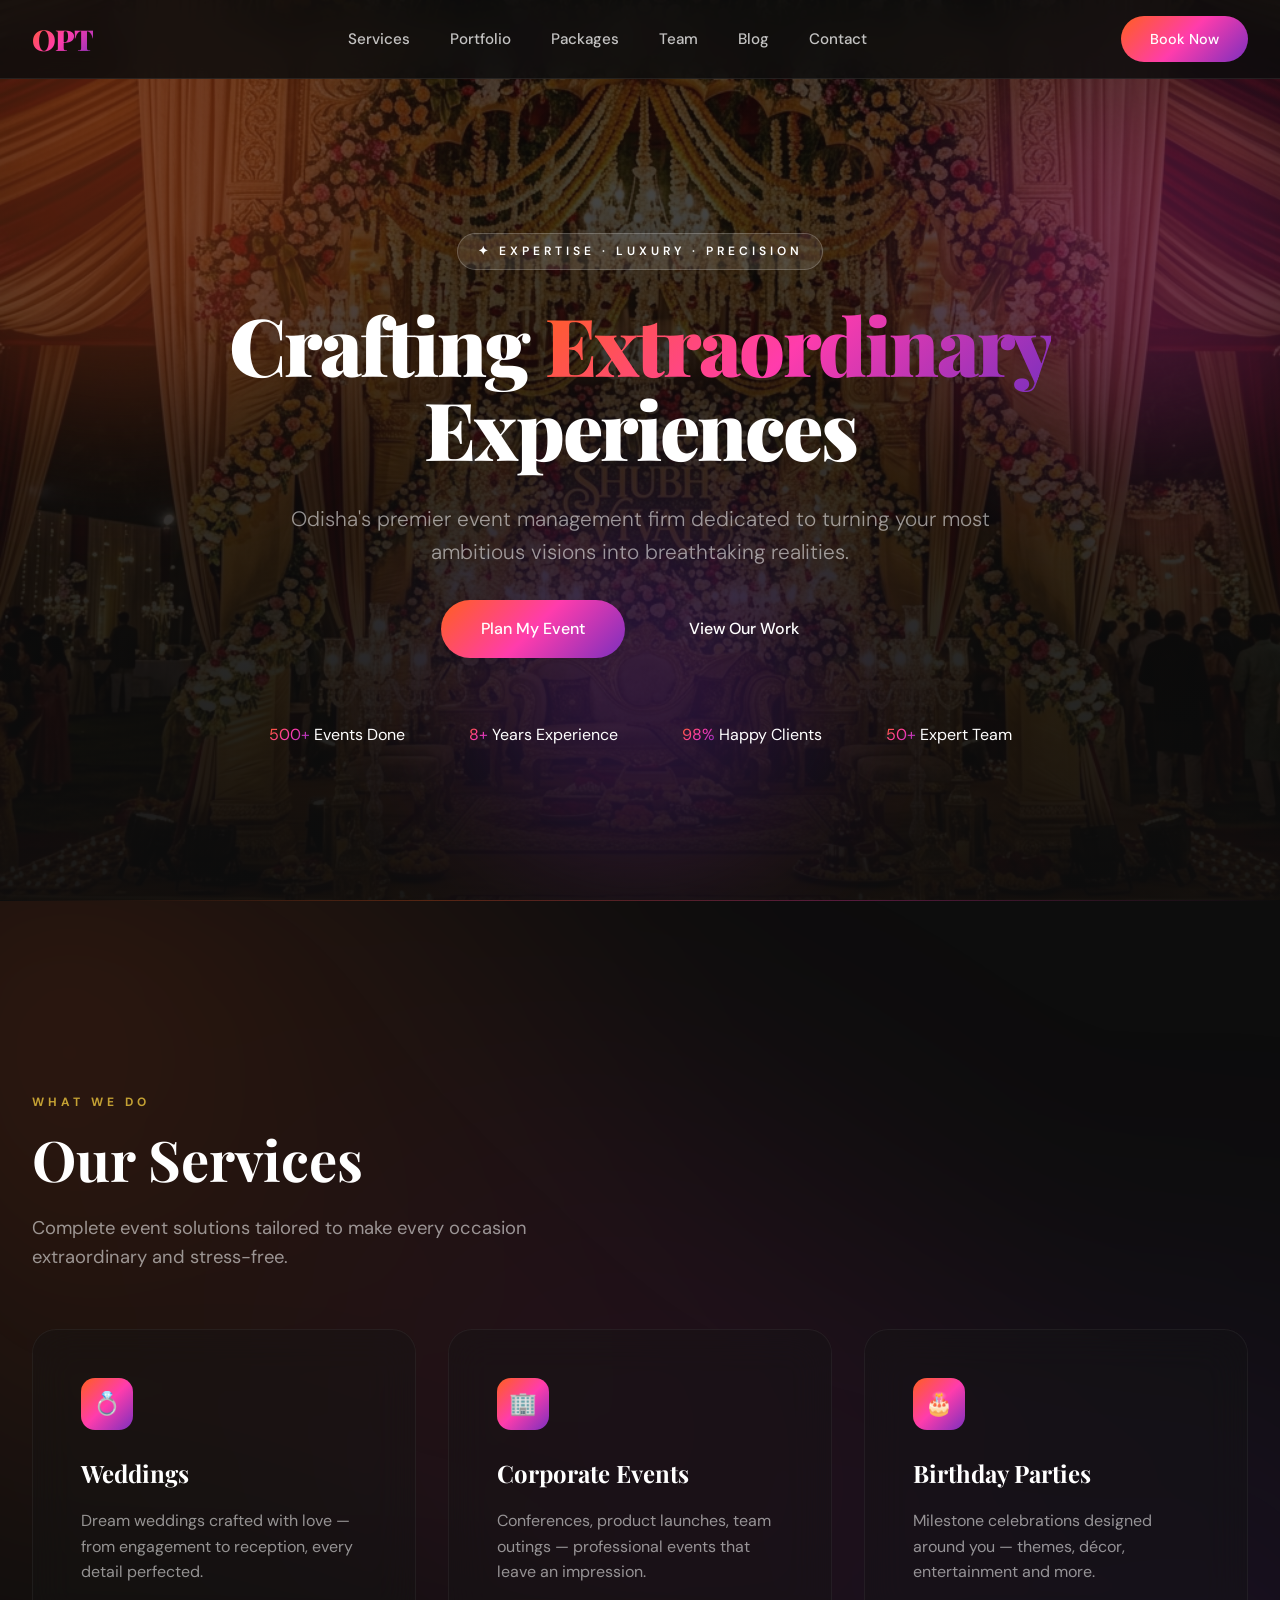
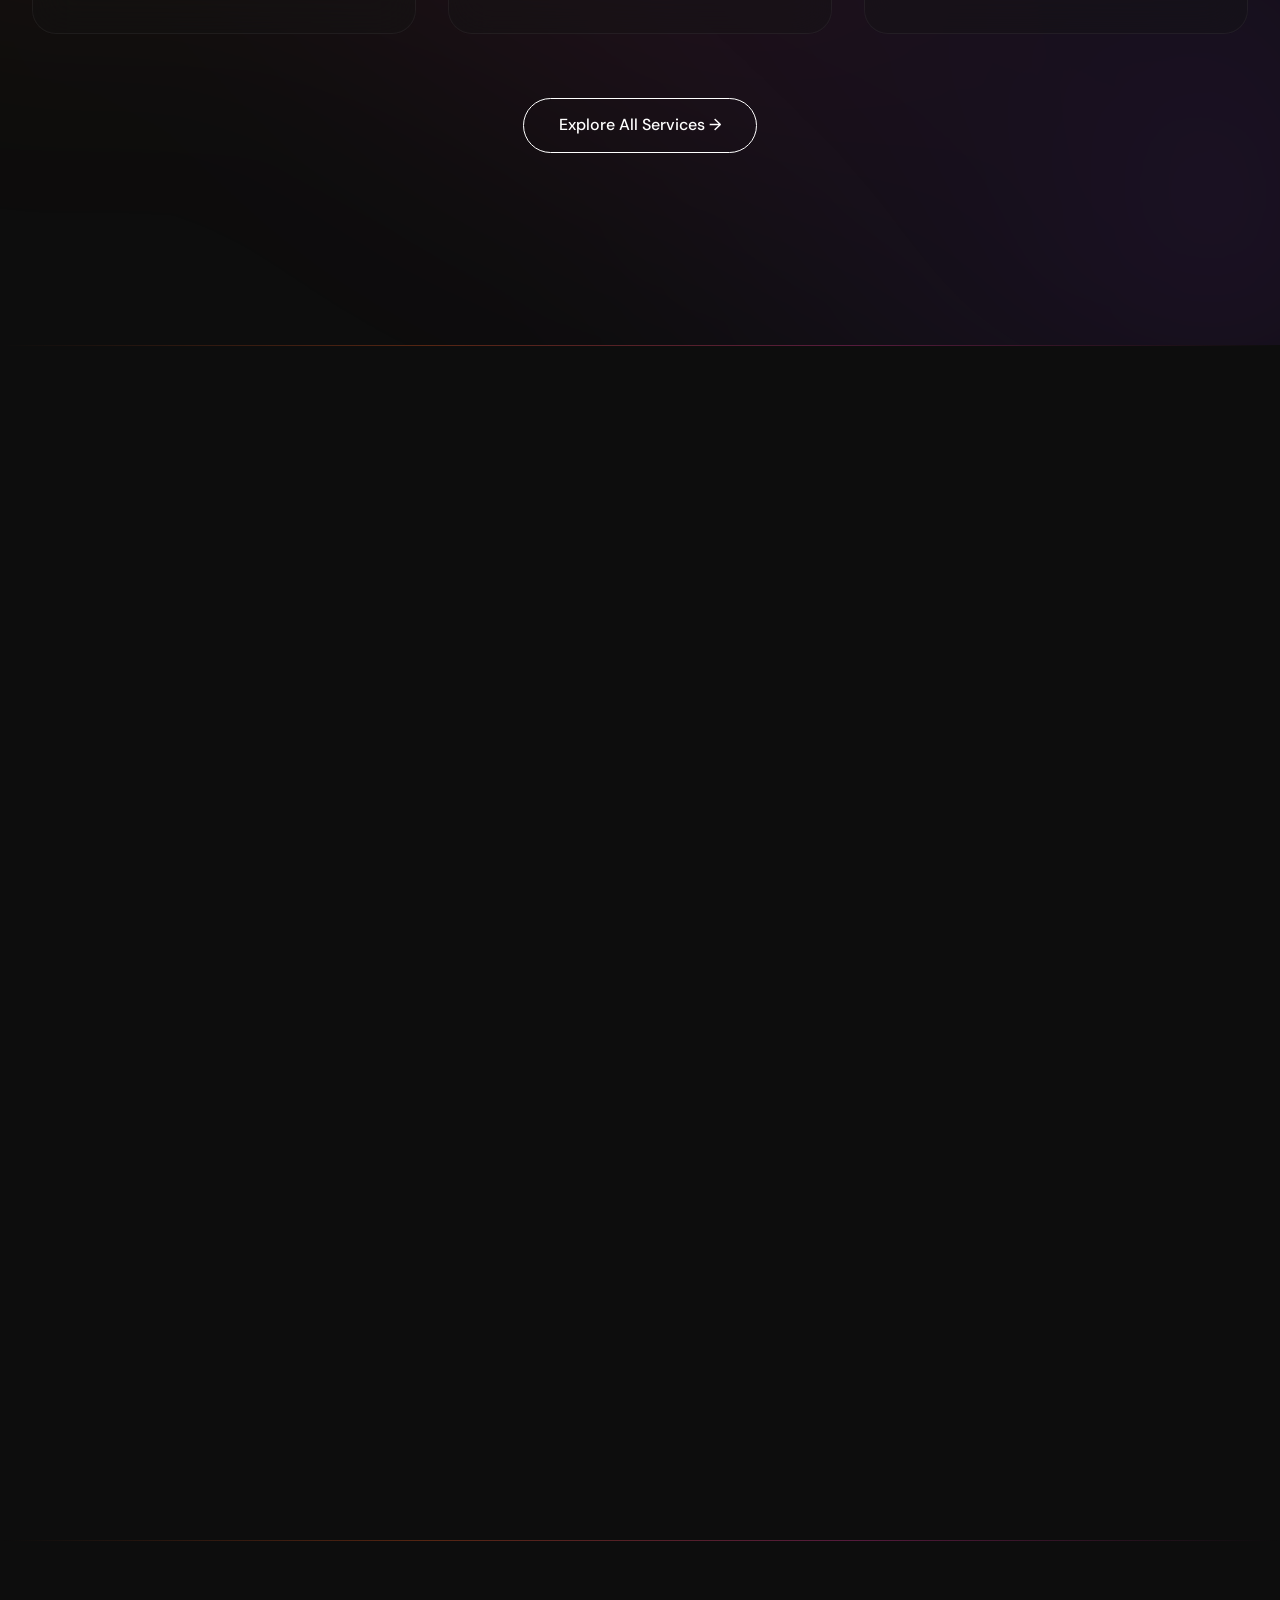
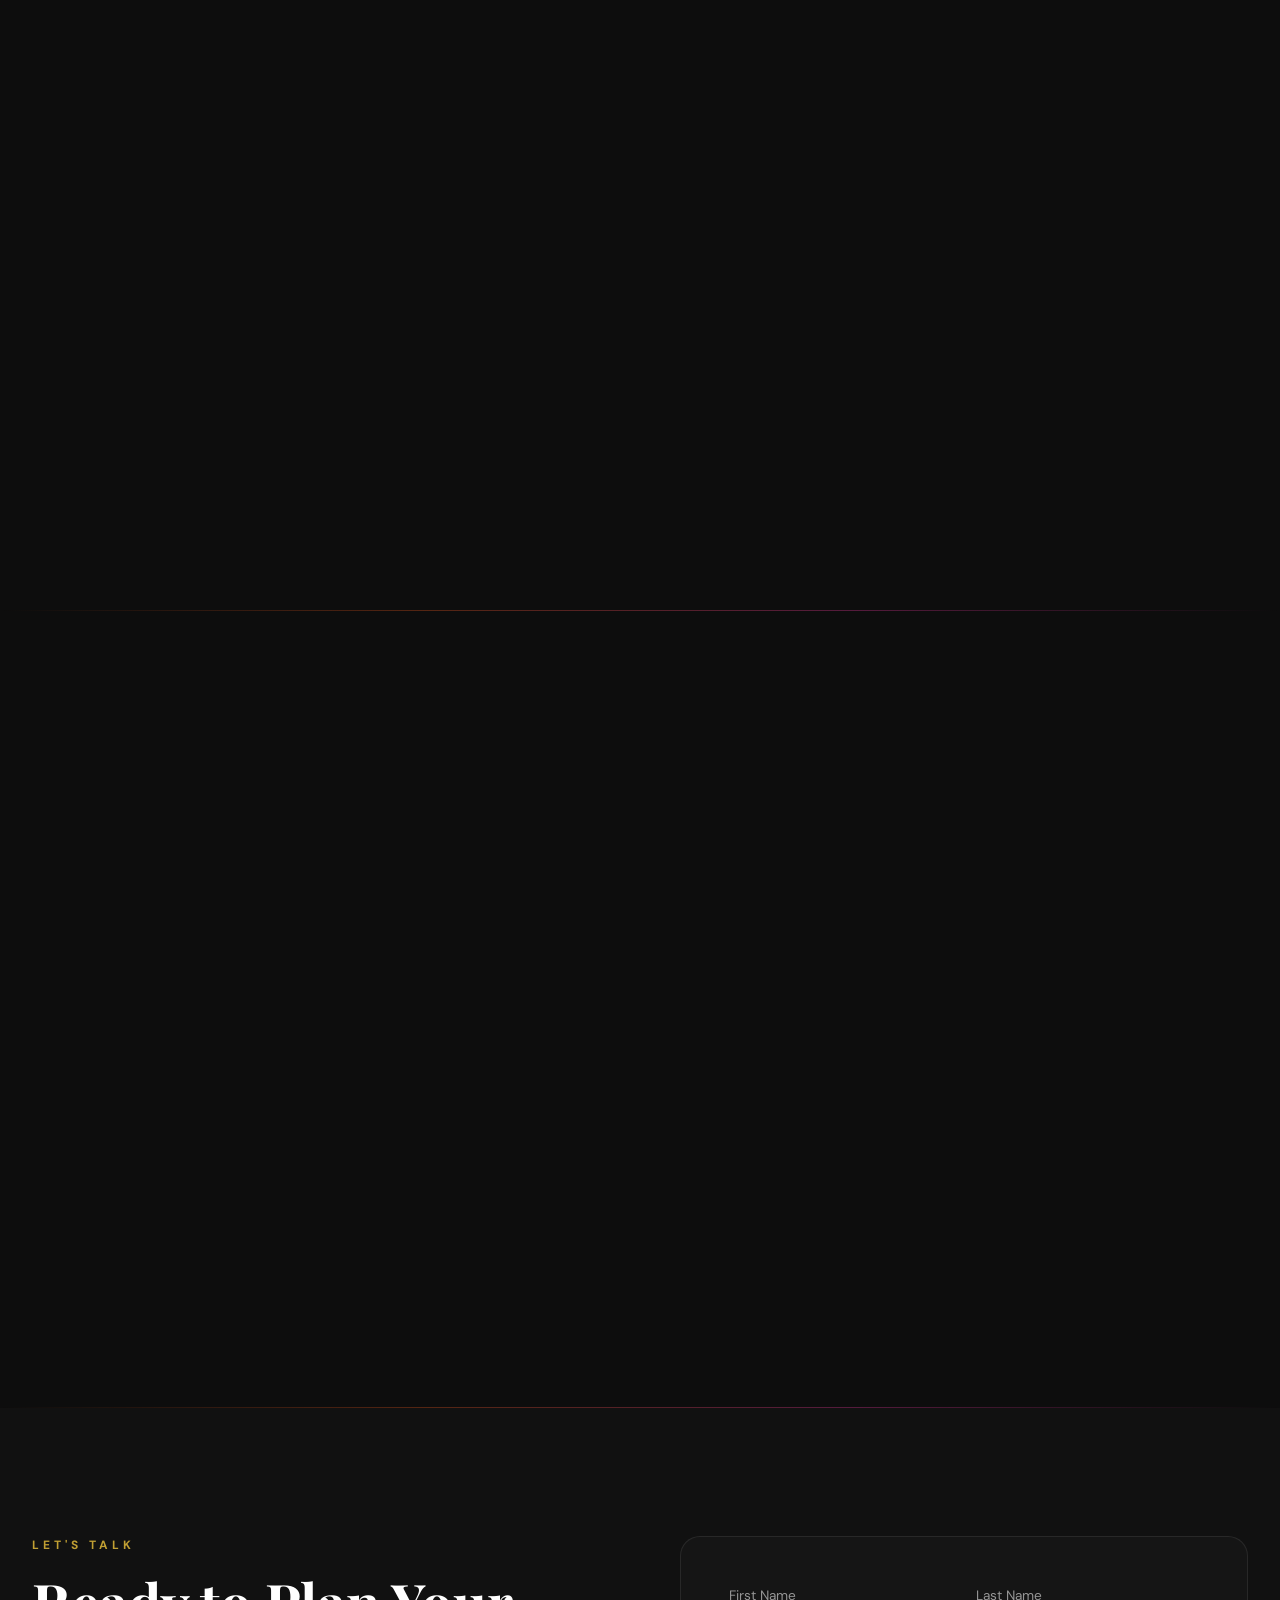
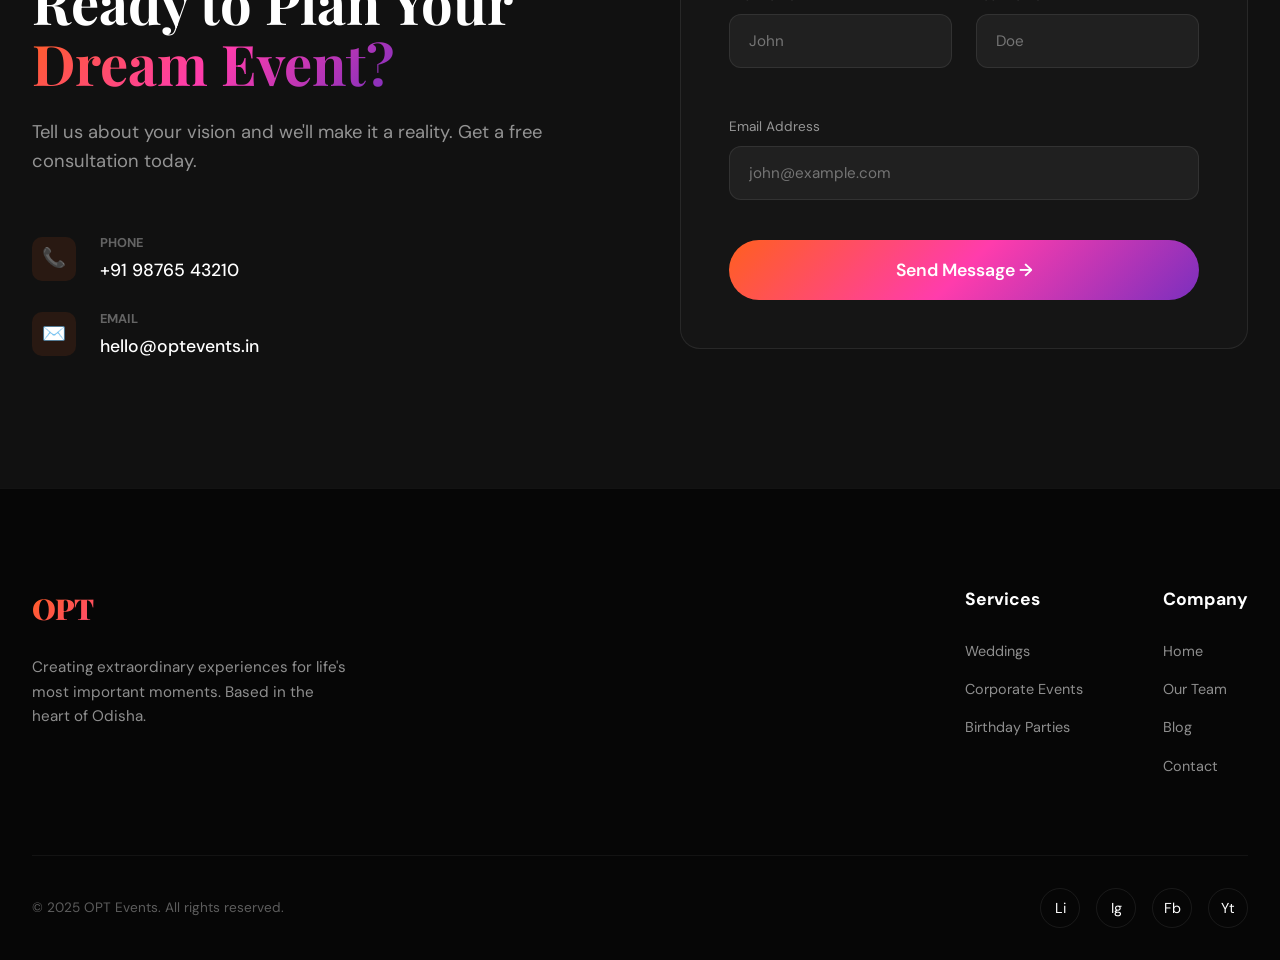
<file: index.html>
<!DOCTYPE html>
<html lang="en">
<head>
    <meta charset="UTF-8">
    <meta name="viewport" content="width=device-width, initial-scale=1.0">
    <title>OPT Events | Odisha's Premier Event Management Company</title>
    <meta name="description" content="OPT Events - We Create Unforgettable Moments. Premium event planning and management services in Bhubaneswar, Odisha for Weddings, Corporate Events, Birthdays, and more.">
    
    <!-- Google Fonts -->
    <link rel="preconnect" href="https://fonts.googleapis.com">
    <link rel="preconnect" href="https://fonts.gstatic.com" crossorigin>
    <link href="https://fonts.googleapis.com/css2?family=DM+Sans:ital,opsz,wght@0,9..40,300;0,9..40,400;0,9..40,500;0,9..40,600;1,9..40,400&family=Playfair+Display:ital,wght@0,700;0,900;1,700&display=swap" rel="stylesheet">
    
    <!-- Global Styles -->
    <link rel="stylesheet" href="style.css?v=16">
</head>
<body>

    <!-- STICKY NAVIGATION -->
    <nav id="navbar">
        <div class="container">
            <a href="index.html" class="logo gradient-text">OPT</a>
            <ul class="nav-links">
                <li><a href="services.html">Services</a></li>
                <li><a href="portfolio.html">Portfolio</a></li>
                <li><a href="packages.html">Packages</a></li>
                <li><a href="#team">Team</a></li>
                <li><a href="blog.html">Blog</a></li>
                <li><a href="contact.html">Contact</a></li>
            </ul>
            <a href="contact.html" class="btn btn-primary nav-btn-desktop" style="padding: 0.7rem 1.8rem; font-size: 0.9rem;">Book Now</a>
            <button class="mobile-menu-btn" aria-label="Toggle Menu">
                <span></span>
                <span></span>
                <span></span>
            </button>
        </div>
    </nav>

    <!-- HERO SECTION -->
    <section id="hero">
        <!-- Luxury CSS Crossfade Slides -->
        <div class="hero-slides">
            <div class="slide slide-1 active"></div>
            <div class="slide slide-2"></div>
            <div class="slide slide-3"></div>
            <div class="slide slide-4"></div>
        </div>

        <div class="hero-blobs">
            <div class="blob blob-1"></div>
            <div class="blob blob-2"></div>
            <div class="blob blob-3"></div>
        </div>
        <div class="container" style="position: relative; z-index: 5;">
            <div class="hero-content">
                <span class="hero-badge" style="letter-spacing: 4px;">✦ EXPERTISE · LUXURY · PRECISION</span>
                <h1 style="font-size: clamp(3rem, 8vw, 5rem); letter-spacing: -2px;">Crafting <span class="gradient-text">Extraordinary</span> Experiences</h1>
                <p style="font-size: 1.3rem; max-width: 700px; margin-bottom: 2rem;">Odisha's premier event management firm dedicated to turning your most ambitious visions into breathtaking realities.</p>
                <div class="hero-btns reveal reveal-delay-2" style="display: flex; gap: 1.5rem; justify-content: center; margin-bottom: 4rem;">
                    <a href="contact.html" class="btn btn-primary" style="padding: 1rem 2.5rem; border-radius: 50px;">Plan My Event</a>
                    <a href="portfolio.html" class="btn btn-outline" style="padding: 1rem 2.5rem; border-radius: 50px; border: 1px solid var(--border-color); color: white; text-decoration: none; transition: var(--transition-smooth);">View Our Work</a>
                </div>
                <div class="stats-grid">
                    <div class="stat-item">
                        <span class="stat-num gradient-text">500+</span>
                        <span class="stat-label">Events Done</span>
                    </div>
                    <div class="stat-item">
                        <span class="stat-num gradient-text">8+</span>
                        <span class="stat-label">Years Experience</span>
                    </div>
                    <div class="stat-item">
                        <span class="stat-num gradient-text">98%</span>
                        <span class="stat-label">Happy Clients</span>
                    </div>
                    <div class="stat-item">
                        <span class="stat-num gradient-text">50+</span>
                        <span class="stat-label">Expert Team</span>
                    </div>
                </div>
            </div>
        </div>
    </section>

    <div class="divider"></div>

    <!-- SERVICES SUMMARY -->
    <section id="services">
        <div class="services-motion-bg"></div>
        <div class="container">
            <span class="section-tag">What We Do</span>
            <h2 class="section-title">Our Services</h2>
            <p class="section-desc">Complete event solutions tailored to make every occasion extraordinary and stress-free.</p>
            
            <div class="services-grid">
                <div class="card service-card">
                    <div class="service-icon">💍</div>
                    <h3>Weddings</h3>
                    <p>Dream weddings crafted with love — from engagement to reception, every detail perfected.</p>
                </div>
                <div class="card service-card">
                    <div class="service-icon">🏢</div>
                    <h3>Corporate Events</h3>
                    <p>Conferences, product launches, team outings — professional events that leave an impression.</p>
                </div>
                <div class="card service-card">
                    <div class="service-icon">🎂</div>
                    <h3>Birthday Parties</h3>
                    <p>Milestone celebrations designed around you — themes, décor, entertainment and more.</p>
                </div>
            </div>
            <div style="text-align: center; margin-top: 4rem;">
                <a href="services.html" class="btn btn-outline">Explore All Services →</a>
            </div>
        </div>
    </section>

    <div class="divider"></div>

    <!-- PORTFOLIO SUMMARY -->
    <section id="portfolio">
        <div class="container">
            <span class="section-tag">Our Work</span>
            <h2 class="section-title">Recent Events</h2>
            <p class="section-desc">A glimpse into the extraordinary experiences we've created for our clients across Odisha.</p>

            <div class="portfolio-grid">
                <div class="portfolio-card wide p-orange">
                    <div class="portfolio-bg"></div>
                    <span class="portfolio-label">The Sharma Wedding · Bhubaneswar</span>
                </div>
                <div class="portfolio-card p-purple">
                    <div class="portfolio-bg"></div>
                    <span class="portfolio-label">TechSummit 2024</span>
                </div>
                <div class="portfolio-card p-yellow">
                    <div class="portfolio-bg"></div>
                    <span class="portfolio-label">Royal 50th Birthday</span>
                </div>
            </div>
            <div style="text-align: center; margin-top: 4rem;">
                <a href="portfolio.html" class="btn btn-outline">View Full Gallery →</a>
            </div>
        </div>
    </section>

    <div class="divider"></div>

    <!-- TESTIMONIALS SECTION -->
    <section id="testimonials">
        <div class="container">
            <span class="section-tag">Happy Clients</span>
            <h2 class="section-title">What They Say</h2>
            
            <div class="testimonials-grid">
                <div class="card">
                    <div class="stars">★★★★★</div>
                    <p class="quote">"OPT Events made our wedding absolutely magical! Every detail was perfect. The team went above and beyond."</p>
                    <div class="author-box">
                        <div class="avatar" style="background: linear-gradient(135deg, #FF5F1F, #FF3CAC);">PS</div>
                        <div class="author-info">
                            <h4>Priya Sharma</h4>
                            <span>Wedding · Bhubaneswar</span>
                        </div>
                    </div>
                </div>
                <div class="card">
                    <div class="stars">★★★★★</div>
                    <p class="quote">"Our annual corporate conference was flawlessly managed. 500+ delegates, zero glitches. Highly professional."</p>
                    <div class="author-box">
                        <div class="avatar" style="background: linear-gradient(135deg, #7B2FBE, #FF3CAC);">RK</div>
                        <div class="author-info">
                            <h4>Rajesh Kumar</h4>
                            <span>Corporate Event · Cuttack</span>
                        </div>
                    </div>
                </div>
            </div>
        </div>
    </section>

    <div class="divider"></div>

    <!-- TEAM SECTION -->
    <section id="team">
        <div class="container">
            <span class="section-tag">Our People</span>
            <h2 class="section-title">Meet the Team</h2>
            
            <div class="team-grid">
                <div class="card team-card">
                    <img src="kamalakanta.jpg" class="team-avatar-img" alt="Kamalakanta Swain">
                    <h3>Kamalakanta Swain</h3>
                    <span class="team-role">Founder & CEO</span>
                    <p class="team-bio">Leading the vision of crafting legendary events across Odisha with unparalleled passion.</p>
                </div>
                <div class="card team-card">
                    <img src="basudev.jpg" class="team-avatar-img" alt="Basudev Swain">
                    <h3>Basudev Swain</h3>
                    <span class="team-role">Creative Director</span>
                    <p class="team-bio">Award-winning designer with a flair for transforming ordinary spaces into magnificent dreamscapes.</p>
                </div>
                <div class="card team-card">
                    <img src="prasant.jpg" class="team-avatar-img" alt="Prasant Kumar Sahoo">
                    <h3>Prasant Kumar Sahoo</h3>
                    <span class="team-role">Social Media Manager</span>
                    <p class="team-bio">Digital storyteller shaping brand identity and connecting audiences through engaging digital campaigns.</p>
                </div>
            </div>
        </div>
    </section>

    <div class="divider"></div>

    <!-- CONTACT SECTION -->
    <section id="contact">
        <div class="container">
            <div class="contact-layout">
                <div class="contact-text-col">
                    <span class="section-tag">Let's Talk</span>
                    <h2 class="section-title">Ready to Plan Your <span class="gradient-text">Dream Event?</span></h2>
                    <p class="section-desc">Tell us about your vision and we'll make it a reality. Get a free consultation today.</p>
                    
                    <div class="contact-info-list">
                        <div class="contact-item">
                            <div class="icon-box">📞</div>
                            <div class="contact-text">
                                <h5>Phone</h5>
                                <p>+91 98765 43210</p>
                            </div>
                        </div>
                        <div class="contact-item">
                            <div class="icon-box">✉️</div>
                            <div class="contact-text">
                                <h5>Email</h5>
                                <p>hello@optevents.in</p>
                            </div>
                        </div>
                    </div>
                </div>

                <div class="contact-form-col">
                    <form class="contact-form" id="mainContactForm">
                        <div class="form-row">
                            <div class="form-group">
                                <label>First Name</label>
                                <input type="text" placeholder="John" required>
                            </div>
                            <div class="form-group">
                                <label>Last Name</label>
                                <input type="text" placeholder="Doe" required>
                            </div>
                        </div>
                        <div class="form-group">
                            <label>Email Address</label>
                            <input type="email" placeholder="john@example.com" required>
                        </div>
                        <button type="submit" class="btn btn-primary btn-submit">Send Message →</button>
                    </form>
                </div>
            </div>
        </div>
    </section>

    <!-- FOOTER -->
    <footer>
        <div class="container">
            <div class="footer-top">
                <div class="footer-brand">
                    <a href="index.html" class="logo gradient-text">OPT</a>
                    <p>Creating extraordinary experiences for life's most important moments. Based in the heart of Odisha.</p>
                </div>
                <div class="footer-links-grid">
                    <div class="footer-col">
                        <h4>Services</h4>
                        <ul>
                            <li><a href="services.html">Weddings</a></li>
                            <li><a href="services.html">Corporate Events</a></li>
                            <li><a href="services.html">Birthday Parties</a></li>
                        </ul>
                    </div>
                    <div class="footer-col">
                        <h4>Company</h4>
                        <ul>
                            <li><a href="index.html">Home</a></li>
                            <li><a href="#team">Our Team</a></li>
                            <li><a href="blog.html">Blog</a></li>
                            <li><a href="contact.html">Contact</a></li>
                        </ul>
                    </div>
                </div>
            </div>
            <div class="footer-bottom">
                <p class="copyright">© 2025 OPT Events. All rights reserved.</p>
                <div class="social-links">
                    <a href="#" class="social-btn">Li</a>
                    <a href="#" class="social-btn">Ig</a>
                    <a href="#" class="social-btn">Fb</a>
                    <a href="#" class="social-btn">Yt</a>
                </div>
            </div>
        </div>
    </footer>

    <!-- CUSTOM CURSOR -->
    <div id="cursor"></div>
    <div id="cursor-follower"></div>

    <a href="contact.html" class="mobile-floating-cta">
        <svg viewBox="0 0 24 24" fill="none" stroke="currentColor" stroke-width="2" stroke-linecap="round" stroke-linejoin="round">
            <path d="M6 3h12l4 8-10 10L2 11l4-8z"></path>
            <path d="M11 3L8 11h8L13 3"></path>
        </svg>
        BOOK NOW
    </a>

    <!-- Scripts -->
    <script src="nav.js?v=14"></script>
</body>
</html>
</file>
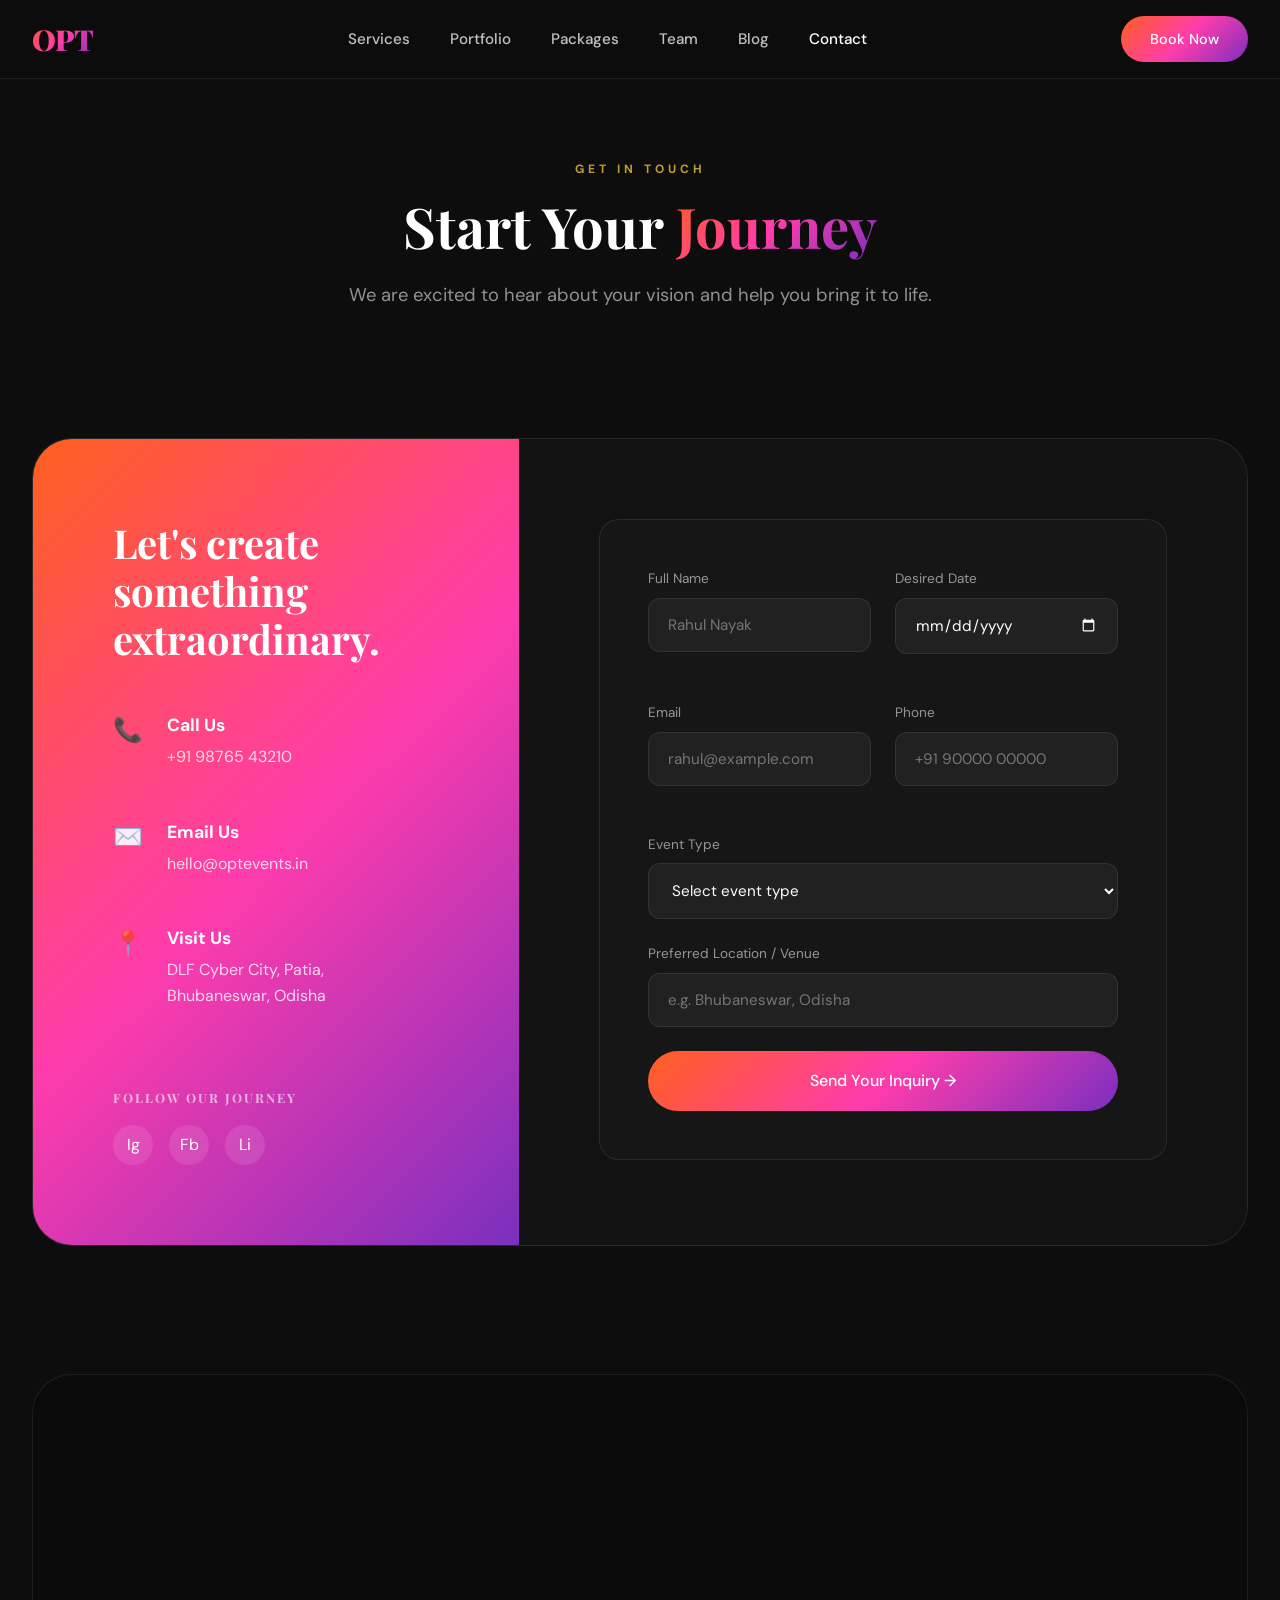
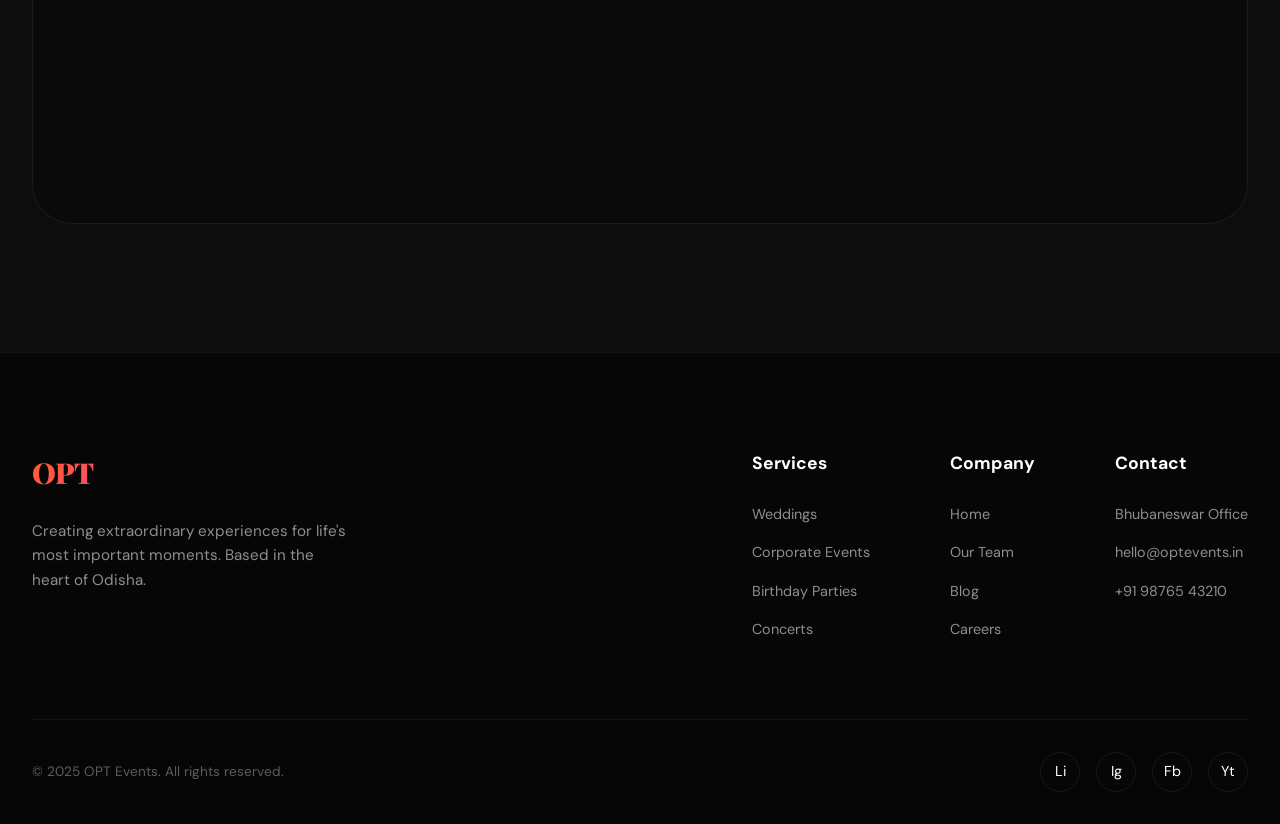
<file: contact.html>
<!DOCTYPE html>
<html lang="en">
<head>
    <meta charset="UTF-8">
    <meta name="viewport" content="width=device-width, initial-scale=1.0">
    <title>Contact Us | OPT Events</title>
    <meta name="description" content="Get in touch with OPT Events for premium event planning in Odisha. Free consultations for weddings, corporate events, and more.">
    
    <!-- Google Fonts -->
    <link rel="preconnect" href="https://fonts.googleapis.com">
    <link rel="preconnect" href="https://fonts.gstatic.com" crossorigin>
    <link href="https://fonts.googleapis.com/css2?family=DM+Sans:ital,opsz,wght@0,9..40,300;0,9..40,400;0,9..40,500;0,9..40,600;1,9..40,400&family=Playfair+Display:ital,wght@0,700;0,900;1,700&display=swap" rel="stylesheet">

    <!-- Global Styles -->
    <link rel="stylesheet" href="style.css?v=14">
    
    <style>
        /* Hide floating button on booking pages */
        .mobile-floating-cta { display: none !important; }
        
        @media (max-width: 768px) {
            .contact-form-wrapper {
                padding: 1.5rem !important;
                margin: 0 -10px; /* Stretch a bit more */
            }
            .contact-page-hero { padding: 80px 0 40px; }
        }

        .contact-page-hero {
            padding: 10rem 0 4rem;
            text-align: center;
        }

        .contact-wrapper {
            padding: 4rem 0 8rem;
        }

        .contact-card-main {
            display: grid;
            grid-template-columns: 1fr 1.5fr;
            background: var(--surface-3);
            border-radius: 40px;
            overflow: hidden;
            border: 1px solid var(--border-subtle);
        }

        .contact-sidebar {
            background: var(--primary-gradient);
            padding: 5rem;
            color: white;
            display: flex;
            flex-direction: column;
            gap: 3rem;
        }

        .contact-sidebar h2 {
            font-size: 2.5rem;
            line-height: 1.2;
        }

        .sidebar-item {
            display: flex;
            gap: 1.5rem;
            align-items: flex-start;
        }

        .sidebar-icon {
            font-size: 1.5rem;
            opacity: 0.9;
        }

        .sidebar-text h4 {
            font-size: 1.1rem;
            margin-bottom: 0.3rem;
            font-family: 'DM Sans', sans-serif;
        }

        .sidebar-text p {
            font-size: 1rem;
            opacity: 0.8;
        }

        .contact-form-body {
            padding: 5rem;
            background: rgba(13, 13, 13, 0.4);
        }

        @media (max-width: 992px) {
            .contact-card-main {
                grid-template-columns: 1fr;
            }
            .contact-sidebar {
                padding: 3rem;
            }
            .contact-form-body {
                padding: 3rem;
            }
        }
        @media (max-width: 768px) {
            .contact-page-hero { padding: 8rem 0 2rem; }
            .contact-sidebar { padding: 2rem; gap: 2rem; }
            .contact-form-body { padding: 2rem; }
            .contact-wrapper { padding: 2rem 0 4rem; }
            .contact-sidebar h2 { font-size: 2rem; }
        }
    </style>
</head>
<body>

    <!-- STICKY NAVIGATION -->
    <nav id="navbar">
        <div class="container">
            <a href="index.html" class="logo gradient-text">OPT</a>
            <ul class="nav-links">
                <li><a href="services.html">Services</a></li>
                <li><a href="portfolio.html">Portfolio</a></li>
                <li><a href="packages.html">Packages</a></li>
                <li><a href="index.html#team">Team</a></li>
                <li><a href="blog.html">Blog</a></li>
                <li><a href="contact.html" class="active" style="color: white;">Contact</a></li>
            </ul>
            <a href="contact.html" class="btn btn-primary nav-btn-desktop" style="padding: 0.7rem 1.8rem; font-size: 0.9rem;">Book Now</a>
            <button class="mobile-menu-btn" aria-label="Toggle Menu">
                <span></span>
                <span></span>
                <span></span>
            </button>
        </div>
    </nav>

    <!-- HERO SECTION -->
    <header class="contact-page-hero">
        <div class="container">
            <span class="section-tag" style="justify-content: center;">Get In Touch</span>
            <h1 class="section-title">Start Your <span class="gradient-text">Journey</span></h1>
            <p class="section-desc" style="margin: 0 auto;">We are excited to hear about your vision and help you bring it to life.</p>
        </div>
    </header>

    <section class="contact-wrapper">
        <div class="container">
            <div class="contact-card-main reveal">
                
                <div class="contact-sidebar">
                    <h2>Let's create something <br>extraordinary.</h2>
                    
                    <div class="sidebar-item">
                        <div class="sidebar-icon">📞</div>
                        <div class="sidebar-text">
                            <h4>Call Us</h4>
                            <p>+91 98765 43210</p>
                        </div>
                    </div>

                    <div class="sidebar-item">
                        <div class="sidebar-icon">✉️</div>
                        <div class="sidebar-text">
                            <h4>Email Us</h4>
                            <p>hello@optevents.in</p>
                        </div>
                    </div>

                    <div class="sidebar-item">
                        <div class="sidebar-icon">📍</div>
                        <div class="sidebar-text">
                            <h4>Visit Us</h4>
                            <p>DLF Cyber City, Patia, <br>Bhubaneswar, Odisha</p>
                        </div>
                    </div>

                    <div style="margin-top: auto; padding-top: 2rem;">
                        <h4 style="margin-bottom: 1rem; opacity: 0.6; font-size: 0.8rem; text-transform: uppercase; letter-spacing: 2px;">Follow Our Journey</h4>
                        <div style="display: flex; gap: 1rem;">
                            <a href="#" style="background: rgba(255,255,255,0.1); width: 40px; height: 40px; border-radius: 50%; display: flex; align-items: center; justify-content: center;">Ig</a>
                            <a href="#" style="background: rgba(255,255,255,0.1); width: 40px; height: 40px; border-radius: 50%; display: flex; align-items: center; justify-content: center;">Fb</a>
                            <a href="#" style="background: rgba(255,255,255,0.1); width: 40px; height: 40px; border-radius: 50%; display: flex; align-items: center; justify-content: center;">Li</a>
                        </div>
                    </div>
                </div>

                <div class="contact-form-body">
                    <form class="contact-form" id="contactForm">
                        <div class="form-row">
                            <div class="form-group">
                                <label>Full Name</label>
                                <input type="text" name="name" placeholder="Rahul Nayak" required>
                            </div>
                            <div class="form-group">
                                <label>Desired Date</label>
                                <input type="date" name="event_date">
                            </div>
                        </div>
                        <div class="form-row">
                            <div class="form-group">
                                <label>Email</label>
                                <input type="email" name="email" placeholder="rahul@example.com" required>
                            </div>
                            <div class="form-group">
                                <label>Phone</label>
                                <input type="tel" name="phone" placeholder="+91 90000 00000" required>
                            </div>
                        </div>
                        <div class="form-group">
                            <label>Event Type</label>
                            <select name="event_type" required>
                                <option value="" disabled selected>Select event type</option>
                                <option>Wedding</option>
                                <option>Corporate Event</option>
                                <option>Birthday Party</option>
                                <option>Concert / Live Show</option>
                                <option>Other</option>
                            </select>
                        </div>
                        <div class="form-group">
                            <label>Preferred Location / Venue</label>
                            <input type="text" name="location" placeholder="e.g. Bhubaneswar, Odisha">
                        </div>
                        <button type="submit" class="btn btn-primary" style="width: 100%; padding: 1.2rem;">Send Your Inquiry →</button>
                    </form>
                </div>

            </div>
        </div>
    </section>

    <!-- MAP SECTION -->
    <section class="reveal" style="padding-bottom: 8rem;">
        <div class="container">
            <div style="width: 100%; height: 450px; background: var(--surface-2); border-radius: 40px; overflow: hidden; border: 1px solid var(--border-subtle);">
                <iframe 
                    src="https://www.google.com/maps/embed?pb=!1m18!1m12!1m3!1d119743.41163456013!2d85.7432049!3d20.3010255!2m3!1f0!2f0!3f0!3m2!1i1024!2i768!4f13.1!3m3!1m2!1s0x3a1909d2a5170aa5%3A0x72a01396a860710b!2sBhubaneswar%2C%20Odisha!5e0!3m2!1sen!2sin!4v1713520000000!5m2!1sen!2sin" 
                    width="100%" 
                    height="100%" 
                    style="border:0;" 
                    allowfullscreen="" 
                    loading="lazy" 
                    referrerpolicy="no-referrer-when-downgrade">
                </iframe>
            </div>
        </div>
    </section>

    <!-- FOOTER -->
    <footer>
        <div class="container">
            <div class="footer-top">
                <div class="footer-brand">
                    <a href="index.html" class="logo gradient-text">OPT</a>
                    <p>Creating extraordinary experiences for life's most important moments. Based in the heart of Odisha.</p>
                </div>
                <div class="footer-links-grid">
                    <div class="footer-col">
                        <h4>Services</h4>
                        <ul>
                            <li><a href="services.html">Weddings</a></li>
                            <li><a href="services.html">Corporate Events</a></li>
                            <li><a href="services.html">Birthday Parties</a></li>
                            <li><a href="services.html">Concerts</a></li>
                        </ul>
                    </div>
                    <div class="footer-col">
                        <h4>Company</h4>
                        <ul>
                            <li><a href="index.html">Home</a></li>
                            <li><a href="index.html#team">Our Team</a></li>
                            <li><a href="blog.html">Blog</a></li>
                            <li><a href="contact.html">Careers</a></li>
                        </ul>
                    </div>
                    <div class="footer-col">
                        <h4>Contact</h4>
                        <ul>
                            <li><a href="contact.html">Bhubaneswar Office</a></li>
                            <li><a href="mailto:hello@optevents.in">hello@optevents.in</a></li>
                            <li><a href="tel:+919876543210">+91 98765 43210</a></li>
                        </ul>
                    </div>
                </div>
            </div>
            <div class="footer-bottom">
                <p class="copyright">© 2025 OPT Events. All rights reserved.</p>
                <div class="social-links">
                    <a href="#" class="social-btn">Li</a>
                    <a href="#" class="social-btn">Ig</a>
                    <a href="#" class="social-btn">Fb</a>
                    <a href="#" class="social-btn">Yt</a>
                </div>
            </div>
        </div>
    </footer>

    <!-- CUSTOM CURSOR -->
    <div id="cursor"></div>
    <div id="cursor-follower"></div>

    <a href="contact.html" class="mobile-floating-cta">
        <svg viewBox="0 0 24 24" fill="none" stroke="currentColor" stroke-width="2" stroke-linecap="round" stroke-linejoin="round">
            <path d="M6 3h12l4 8-10 10L2 11l4-8z"></path>
            <path d="M11 3L8 11h8L13 3"></path>
        </svg>
        BOOK NOW
    </a>

    <!-- Scripts -->
    <script src="nav.js?v=14"></script>
</body>
</html>
</file>
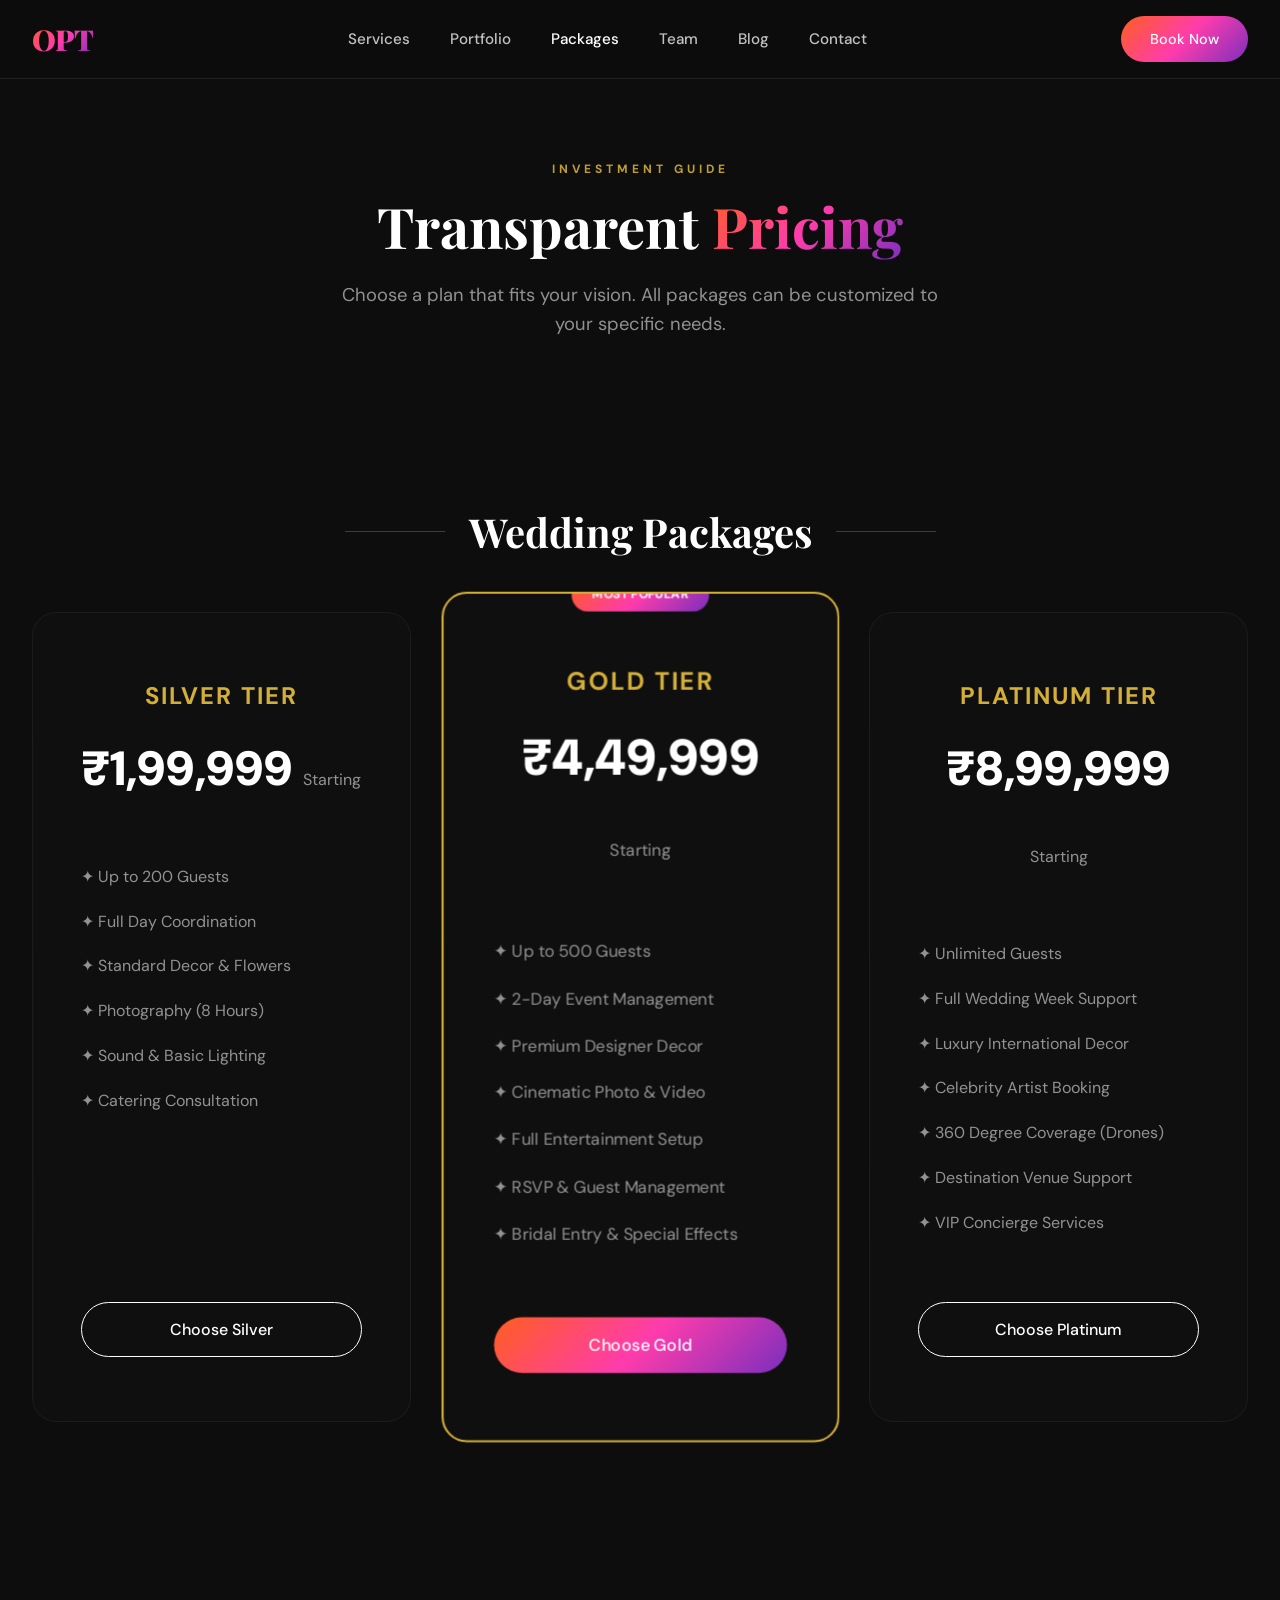
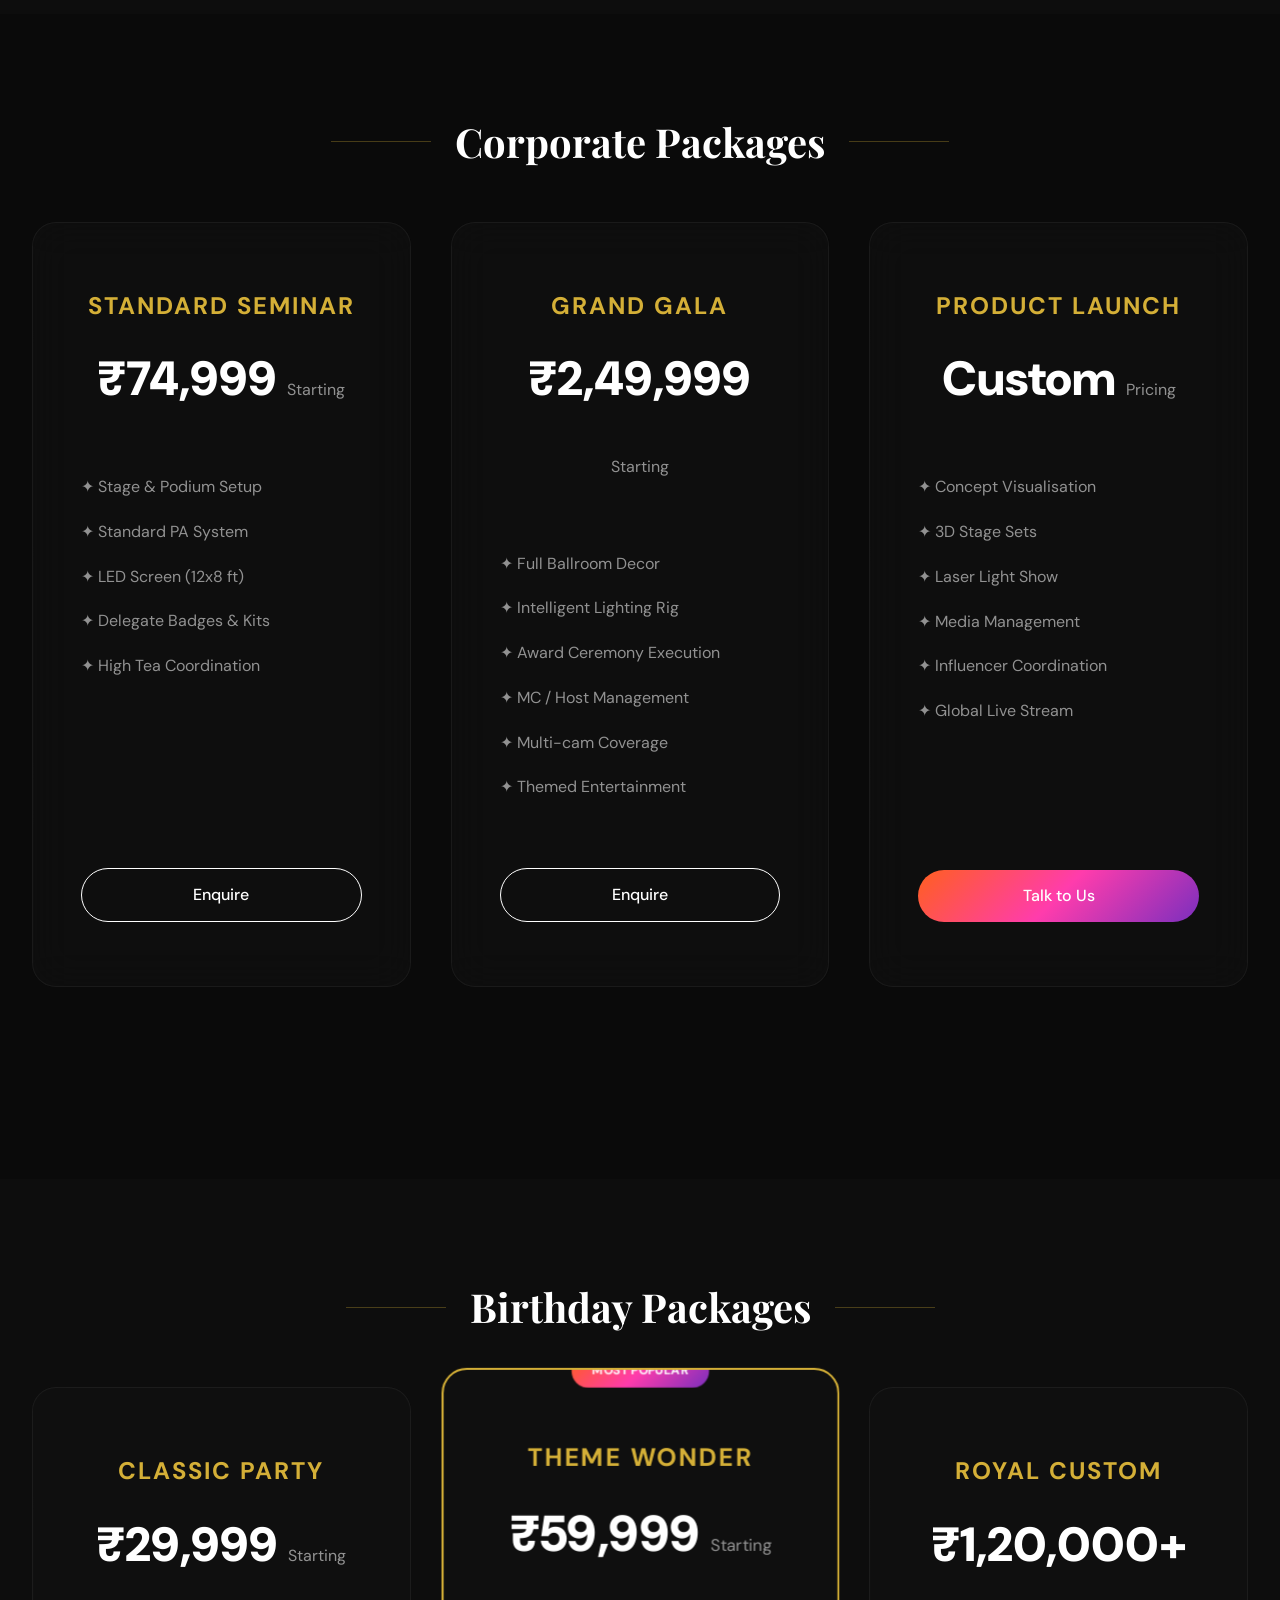
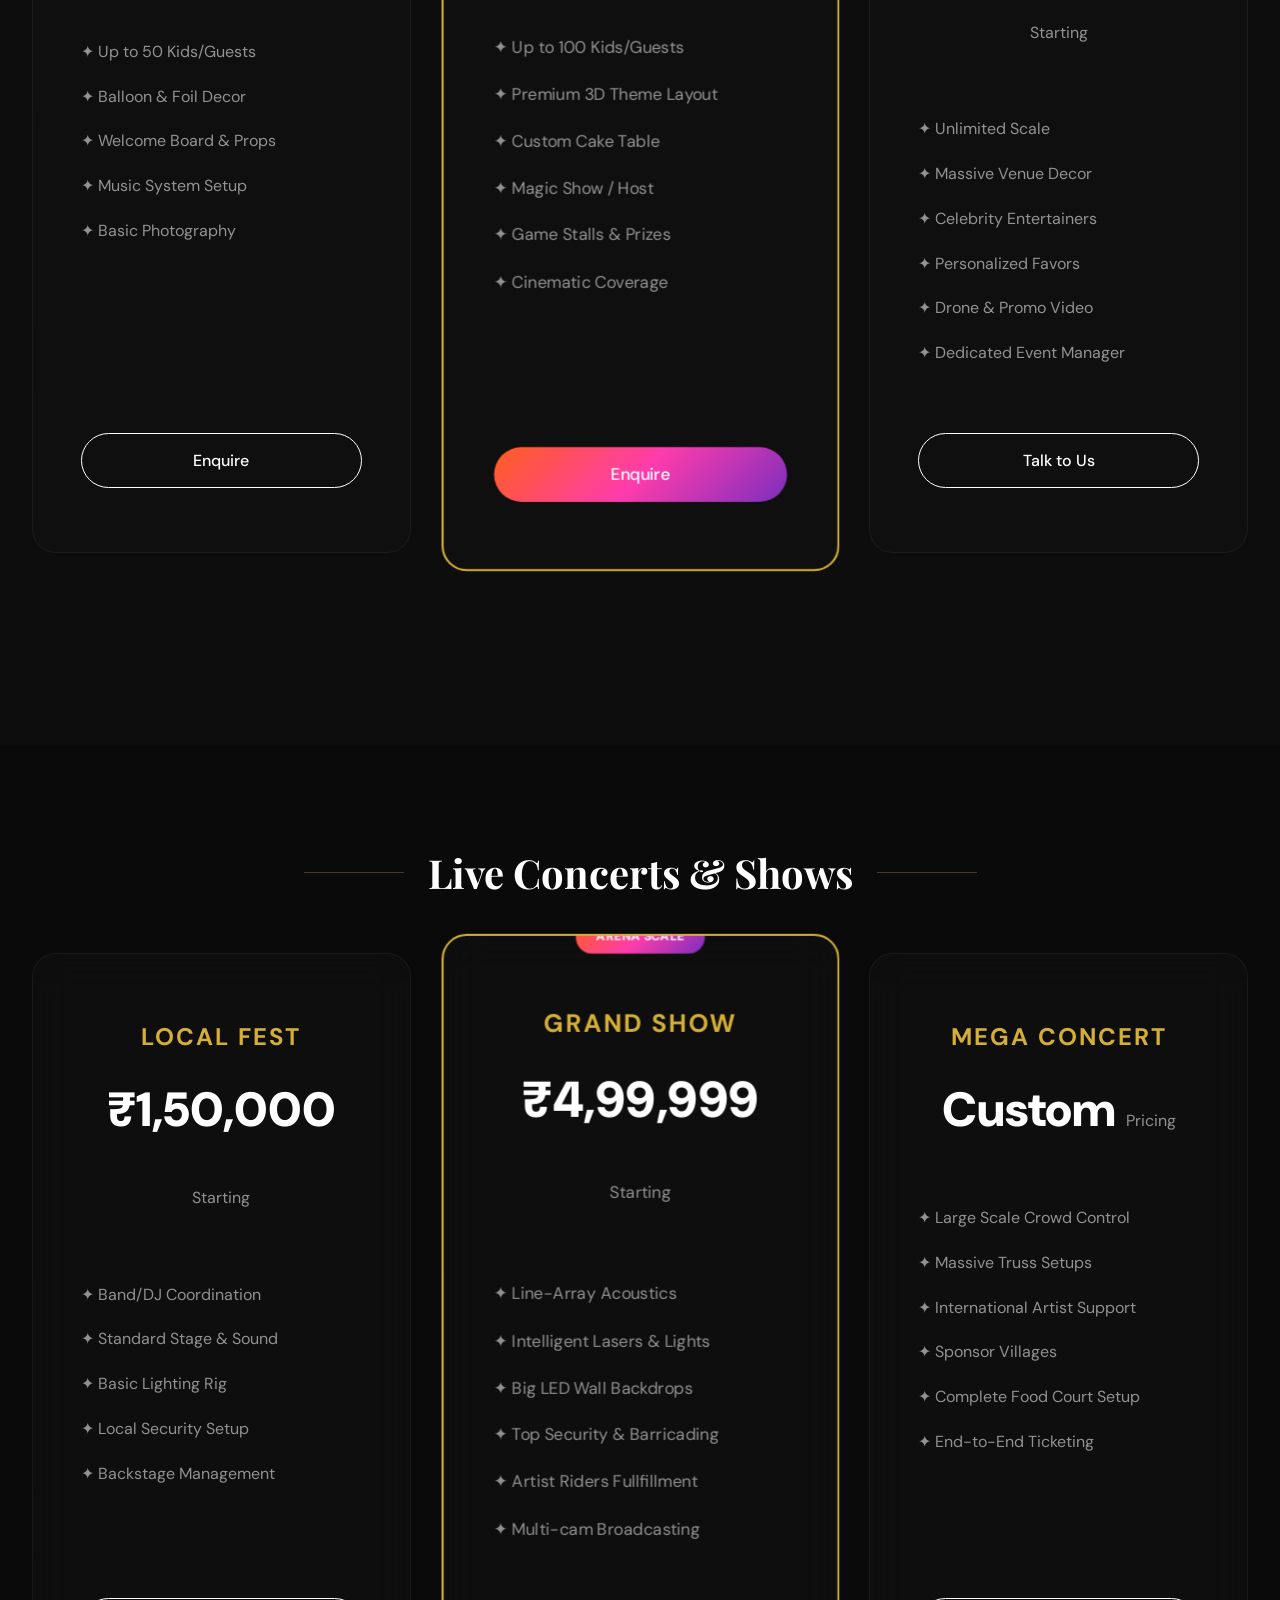
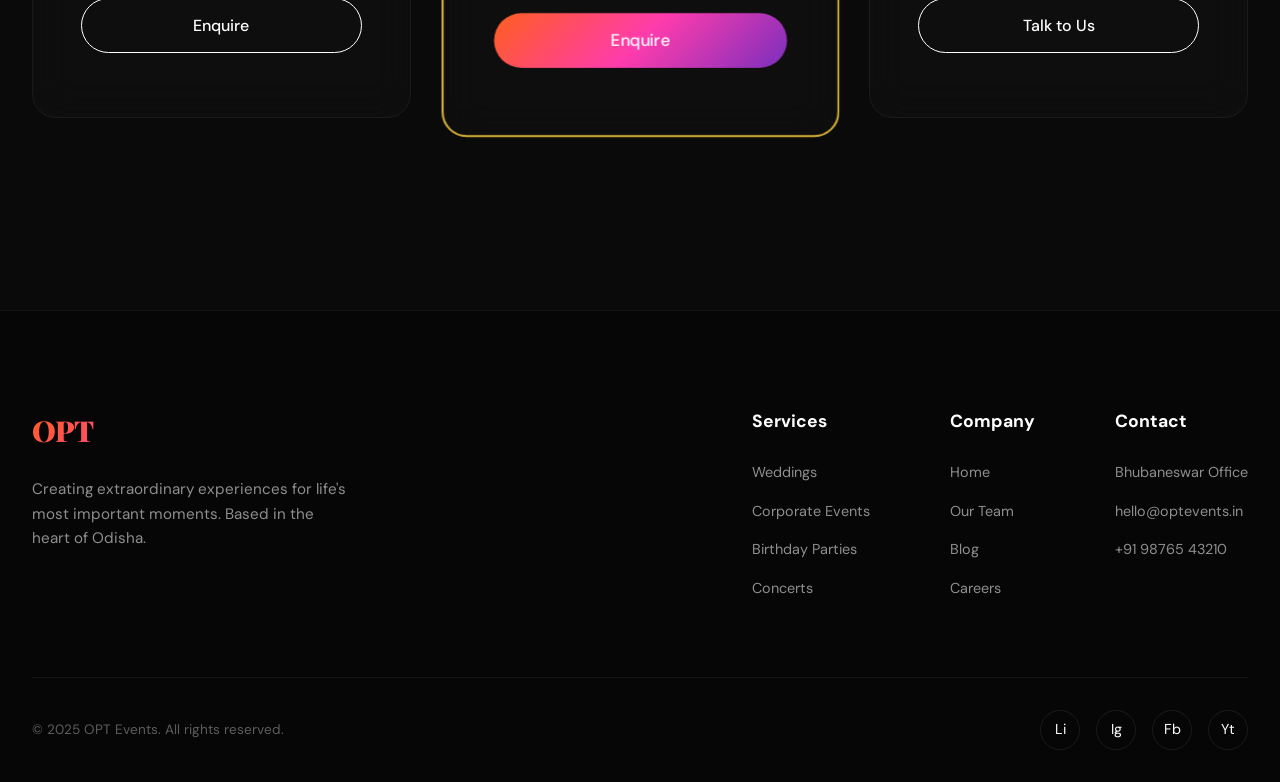
<file: packages.html>
<!DOCTYPE html>
<html lang="en">
<head>
    <meta charset="UTF-8">
    <meta name="viewport" content="width=device-width, initial-scale=1.0">
    <title>Packages & Pricing | OPT Events</title>
    <meta name="description" content="Transparent pricing for luxury event management services in Odisha. Explore our Wedding, Corporate, and Birthday packages.">
    
    <!-- Google Fonts -->
    <link rel="preconnect" href="https://fonts.googleapis.com">
    <link rel="preconnect" href="https://fonts.gstatic.com" crossorigin>
    <link href="https://fonts.googleapis.com/css2?family=DM+Sans:ital,opsz,wght@0,9..40,300;0,9..40,400;0,9..40,500;0,9..40,600;1,9..40,400&family=Playfair+Display:ital,wght@0,700;0,900;1,700&display=swap" rel="stylesheet">

    <!-- Global Styles -->
    <link rel="stylesheet" href="style.css?v=6">
    
    <style>
        .packages-page-hero {
            padding: 10rem 0 4rem;
            text-align: center;
        }

        .package-category-section {
            padding: 6rem 0;
        }

        .category-title {
            font-size: 2.5rem;
            margin-bottom: 3rem;
            text-align: center;
            position: relative;
            display: flex;
            align-items: center;
            justify-content: center;
            gap: 1.5rem;
        }

        .category-title::before, .category-title::after {
            content: '';
            height: 1px;
            width: 100px;
            background: var(--luxury-gold);
            opacity: 0.3;
        }

        .packages-grid {
            display: grid;
            grid-template-columns: repeat(auto-fit, minmax(350px, 1fr));
            gap: 2.5rem;
            margin-bottom: 6rem;
        }

        .package-card {
            padding: 4rem 3rem;
            display: flex;
            flex-direction: column;
        }

        .package-card.featured {
            border: 2px solid var(--luxury-gold);
            transform: scale(1.05);
            z-index: 2;
        }

        .package-header {
            text-align: center;
            margin-bottom: 2.5rem;
        }

        .package-name {
            font-size: 1.5rem;
            font-weight: 700;
            margin-bottom: 1rem;
            color: var(--luxury-gold);
            text-transform: uppercase;
            letter-spacing: 2px;
        }

        .package-price {
            font-size: 3rem;
            font-weight: 900;
            margin-bottom: 1rem;
        }

        .package-price span {
            font-size: 1rem;
            color: var(--text-muted);
            font-weight: 400;
        }

        .package-features {
            margin-bottom: 3rem;
            flex-grow: 1;
        }

        .package-features li {
            margin-bottom: 1.2rem;
            color: var(--text-muted);
            display: flex;
            gap: 1rem;
            align-items: flex-start;
        }

        .package-features li i {
            color: var(--luxury-gold);
            font-size: 1.2rem;
        }

        @media (max-width: 992px) {
            .package-card.featured {
                transform: scale(1);
            }
        }
    </style>
</head>
<body>

    <!-- STICKY NAVIGATION -->
    <nav id="navbar">
        <div class="container">
            <a href="index.html" class="logo gradient-text">OPT</a>
            <ul class="nav-links">
                <li><a href="services.html">Services</a></li>
                <li><a href="portfolio.html">Portfolio</a></li>
                <li><a href="packages.html" class="active" style="color: white;">Packages</a></li>
                <li><a href="index.html#team">Team</a></li>
                <li><a href="blog.html">Blog</a></li>
                <li><a href="contact.html">Contact</a></li>
            </ul>
            <a href="contact.html" class="btn btn-primary nav-btn-desktop" style="padding: 0.7rem 1.8rem; font-size: 0.9rem;">Book Now</a>
            <button class="mobile-menu-btn" aria-label="Toggle Menu">
                <span></span>
                <span></span>
                <span></span>
            </button>
        </div>
    </nav>

    <!-- HERO SECTION -->
    <header class="packages-page-hero">
        <div class="container">
            <span class="section-tag" style="justify-content: center;">Investment Guide</span>
            <h1 class="section-title">Transparent <span class="gradient-text">Pricing</span></h1>
            <p class="section-desc" style="margin: 0 auto;">Choose a plan that fits your vision. All packages can be customized to your specific needs.</p>
        </div>
    </header>

    <!-- WEDDING PACKAGES -->
    <section class="package-category-section" id="wedding-packages">
        <div class="container">
            <h2 class="category-title">Wedding Packages</h2>
            <div class="packages-grid">
                
                <div class="card package-card reveal">
                    <div class="package-header">
                        <div class="package-name">Silver Tier</div>
                        <div class="package-price">₹1,99,999 <span>Starting</span></div>
                    </div>
                    <ul class="package-features">
                        <li>✦ Up to 200 Guests</li>
                        <li>✦ Full Day Coordination</li>
                        <li>✦ Standard Decor & Flowers</li>
                        <li>✦ Photography (8 Hours)</li>
                        <li>✦ Sound & Basic Lighting</li>
                        <li>✦ Catering Consultation</li>
                    </ul>
                    <a href="contact.html" class="btn btn-outline">Choose Silver</a>
                </div>

                <div class="card package-card featured reveal reveal-delay-1">
                    <div class="package-header">
                        <div class="popular-badge">Most Popular</div>
                        <div class="package-name">Gold Tier</div>
                        <div class="package-price">₹4,49,999 <span>Starting</span></div>
                    </div>
                    <ul class="package-features">
                        <li>✦ Up to 500 Guests</li>
                        <li>✦ 2-Day Event Management</li>
                        <li>✦ Premium Designer Decor</li>
                        <li>✦ Cinematic Photo & Video</li>
                        <li>✦ Full Entertainment Setup</li>
                        <li>✦ RSVP & Guest Management</li>
                        <li>✦ Bridal Entry & Special Effects</li>
                    </ul>
                    <a href="contact.html" class="btn btn-primary">Choose Gold</a>
                </div>

                <div class="card package-card reveal reveal-delay-2">
                    <div class="package-header">
                        <div class="package-name">Platinum Tier</div>
                        <div class="package-price">₹8,99,999 <span>Starting</span></div>
                    </div>
                    <ul class="package-features">
                        <li>✦ Unlimited Guests</li>
                        <li>✦ Full Wedding Week Support</li>
                        <li>✦ Luxury International Decor</li>
                        <li>✦ Celebrity Artist Booking</li>
                        <li>✦ 360 Degree Coverage (Drones)</li>
                        <li>✦ Destination Venue Support</li>
                        <li>✦ VIP Concierge Services</li>
                    </ul>
                    <a href="contact.html" class="btn btn-outline">Choose Platinum</a>
                </div>

            </div>
        </div>
    </section>

    <!-- CORPORATE PACKAGES -->
    <section class="package-category-section" id="corporate-packages" style="background: var(--surface-2);">
        <div class="container">
            <h2 class="category-title">Corporate Packages</h2>
            <div class="packages-grid">
                
                <div class="card package-card reveal">
                    <div class="package-header">
                        <div class="package-name">Standard Seminar</div>
                        <div class="package-price">₹74,999 <span>Starting</span></div>
                    </div>
                    <ul class="package-features">
                        <li>✦ Stage & Podium Setup</li>
                        <li>✦ Standard PA System</li>
                        <li>✦ LED Screen (12x8 ft)</li>
                        <li>✦ Delegate Badges & Kits</li>
                        <li>✦ High Tea Coordination</li>
                    </ul>
                    <a href="contact.html" class="btn btn-outline">Enquire</a>
                </div>

                <div class="card package-card reveal reveal-delay-1">
                    <div class="package-header">
                        <div class="package-name">Grand Gala</div>
                        <div class="package-price">₹2,49,999 <span>Starting</span></div>
                    </div>
                    <ul class="package-features">
                        <li>✦ Full Ballroom Decor</li>
                        <li>✦ Intelligent Lighting Rig</li>
                        <li>✦ Award Ceremony Execution</li>
                        <li>✦ MC / Host Management</li>
                        <li>✦ Multi-cam Coverage</li>
                        <li>✦ Themed Entertainment</li>
                    </ul>
                    <a href="contact.html" class="btn btn-outline">Enquire</a>
                </div>

                <div class="card package-card reveal reveal-delay-2">
                    <div class="package-header">
                        <div class="package-name">Product Launch</div>
                        <div class="package-price">Custom <span>Pricing</span></div>
                    </div>
                    <ul class="package-features">
                        <li>✦ Concept Visualisation</li>
                        <li>✦ 3D Stage Sets</li>
                        <li>✦ Laser Light Show</li>
                        <li>✦ Media Management</li>
                        <li>✦ Influencer Coordination</li>
                        <li>✦ Global Live Stream</li>
                    </ul>
                    <a href="contact.html" class="btn btn-primary">Talk to Us</a>
                </div>

            </div>
        </div>
    </section>

    <!-- BIRTHDAY PACKAGES -->
    <section class="package-category-section" id="birthday-packages">
        <div class="container">
            <h2 class="category-title">Birthday Packages</h2>
            <div class="packages-grid">
                
                <div class="card package-card reveal">
                    <div class="package-header">
                        <div class="package-name">Classic Party</div>
                        <div class="package-price">₹29,999 <span>Starting</span></div>
                    </div>
                    <ul class="package-features">
                        <li>✦ Up to 50 Kids/Guests</li>
                        <li>✦ Balloon & Foil Decor</li>
                        <li>✦ Welcome Board & Props</li>
                        <li>✦ Music System Setup</li>
                        <li>✦ Basic Photography</li>
                    </ul>
                    <a href="contact.html" class="btn btn-outline">Enquire</a>
                </div>

                <div class="card package-card featured reveal reveal-delay-1">
                    <div class="package-header">
                        <div class="popular-badge">Most Popular</div>
                        <div class="package-name">Theme Wonder</div>
                        <div class="package-price">₹59,999 <span>Starting</span></div>
                    </div>
                    <ul class="package-features">
                        <li>✦ Up to 100 Kids/Guests</li>
                        <li>✦ Premium 3D Theme Layout</li>
                        <li>✦ Custom Cake Table</li>
                        <li>✦ Magic Show / Host</li>
                        <li>✦ Game Stalls & Prizes</li>
                        <li>✦ Cinematic Coverage</li>
                    </ul>
                    <a href="contact.html" class="btn btn-primary">Enquire</a>
                </div>

                <div class="card package-card reveal reveal-delay-2">
                    <div class="package-header">
                        <div class="package-name">Royal Custom</div>
                        <div class="package-price">₹1,20,000+ <span>Starting</span></div>
                    </div>
                    <ul class="package-features">
                        <li>✦ Unlimited Scale</li>
                        <li>✦ Massive Venue Decor</li>
                        <li>✦ Celebrity Entertainers</li>
                        <li>✦ Personalized Favors</li>
                        <li>✦ Drone & Promo Video</li>
                        <li>✦ Dedicated Event Manager</li>
                    </ul>
                    <a href="contact.html" class="btn btn-outline">Talk to Us</a>
                </div>

            </div>
        </div>
    </section>

    <!-- CONCERT PACKAGES -->
    <section class="package-category-section" id="concert-packages" style="background: var(--surface-2);">
        <div class="container">
            <h2 class="category-title">Live Concerts & Shows</h2>
            <div class="packages-grid">
                
                <div class="card package-card reveal">
                    <div class="package-header">
                        <div class="package-name">Local Fest</div>
                        <div class="package-price">₹1,50,000 <span>Starting</span></div>
                    </div>
                    <ul class="package-features">
                        <li>✦ Band/DJ Coordination</li>
                        <li>✦ Standard Stage & Sound</li>
                        <li>✦ Basic Lighting Rig</li>
                        <li>✦ Local Security Setup</li>
                        <li>✦ Backstage Management</li>
                    </ul>
                    <a href="contact.html" class="btn btn-outline">Enquire</a>
                </div>

                <div class="card package-card featured reveal reveal-delay-1">
                    <div class="package-header">
                        <div class="popular-badge">Arena Scale</div>
                        <div class="package-name">Grand Show</div>
                        <div class="package-price">₹4,99,999 <span>Starting</span></div>
                    </div>
                    <ul class="package-features">
                        <li>✦ Line-Array Acoustics</li>
                        <li>✦ Intelligent Lasers & Lights</li>
                        <li>✦ Big LED Wall Backdrops</li>
                        <li>✦ Top Security & Barricading</li>
                        <li>✦ Artist Riders Fullfillment</li>
                        <li>✦ Multi-cam Broadcasting</li>
                    </ul>
                    <a href="contact.html" class="btn btn-primary">Enquire</a>
                </div>

                <div class="card package-card reveal reveal-delay-2">
                    <div class="package-header">
                        <div class="package-name">Mega Concert</div>
                        <div class="package-price">Custom <span>Pricing</span></div>
                    </div>
                    <ul class="package-features">
                        <li>✦ Large Scale Crowd Control</li>
                        <li>✦ Massive Truss Setups</li>
                        <li>✦ International Artist Support</li>
                        <li>✦ Sponsor Villages</li>
                        <li>✦ Complete Food Court Setup</li>
                        <li>✦ End-to-End Ticketing</li>
                    </ul>
                    <a href="contact.html" class="btn btn-outline">Talk to Us</a>
                </div>

            </div>
        </div>
    </section>

    <!-- FOOTER -->
    <footer>
        <div class="container">
            <div class="footer-top">
                <div class="footer-brand">
                    <a href="index.html" class="logo gradient-text">OPT</a>
                    <p>Creating extraordinary experiences for life's most important moments. Based in the heart of Odisha.</p>
                </div>
                <div class="footer-links-grid">
                    <div class="footer-col">
                        <h4>Services</h4>
                        <ul>
                            <li><a href="services.html">Weddings</a></li>
                            <li><a href="services.html">Corporate Events</a></li>
                            <li><a href="services.html">Birthday Parties</a></li>
                            <li><a href="services.html">Concerts</a></li>
                        </ul>
                    </div>
                    <div class="footer-col">
                        <h4>Company</h4>
                        <ul>
                            <li><a href="index.html">Home</a></li>
                            <li><a href="index.html#team">Our Team</a></li>
                            <li><a href="blog.html">Blog</a></li>
                            <li><a href="contact.html">Careers</a></li>
                        </ul>
                    </div>
                    <div class="footer-col">
                        <h4>Contact</h4>
                        <ul>
                            <li><a href="contact.html">Bhubaneswar Office</a></li>
                            <li><a href="mailto:hello@optevents.in">hello@optevents.in</a></li>
                            <li><a href="tel:+919876543210">+91 98765 43210</a></li>
                        </ul>
                    </div>
                </div>
            </div>
            <div class="footer-bottom">
                <p class="copyright">© 2025 OPT Events. All rights reserved.</p>
                <div class="social-links">
                    <a href="#" class="social-btn">Li</a>
                    <a href="#" class="social-btn">Ig</a>
                    <a href="#" class="social-btn">Fb</a>
                    <a href="#" class="social-btn">Yt</a>
                </div>
            </div>
        </div>
    </footer>

    <!-- CUSTOM CURSOR -->
    <div id="cursor"></div>
    <div id="cursor-follower"></div>

    <a href="contact.html" class="mobile-floating-cta">
        <svg viewBox="0 0 24 24" fill="none" stroke="currentColor" stroke-width="2" stroke-linecap="round" stroke-linejoin="round">
            <path d="M6 3h12l4 8-10 10L2 11l4-8z"></path>
            <path d="M11 3L8 11h8L13 3"></path>
        </svg>
        BOOK NOW
    </a>

    <!-- Scripts -->
    <script src="nav.js"></script>
</body>
</html>
</file>
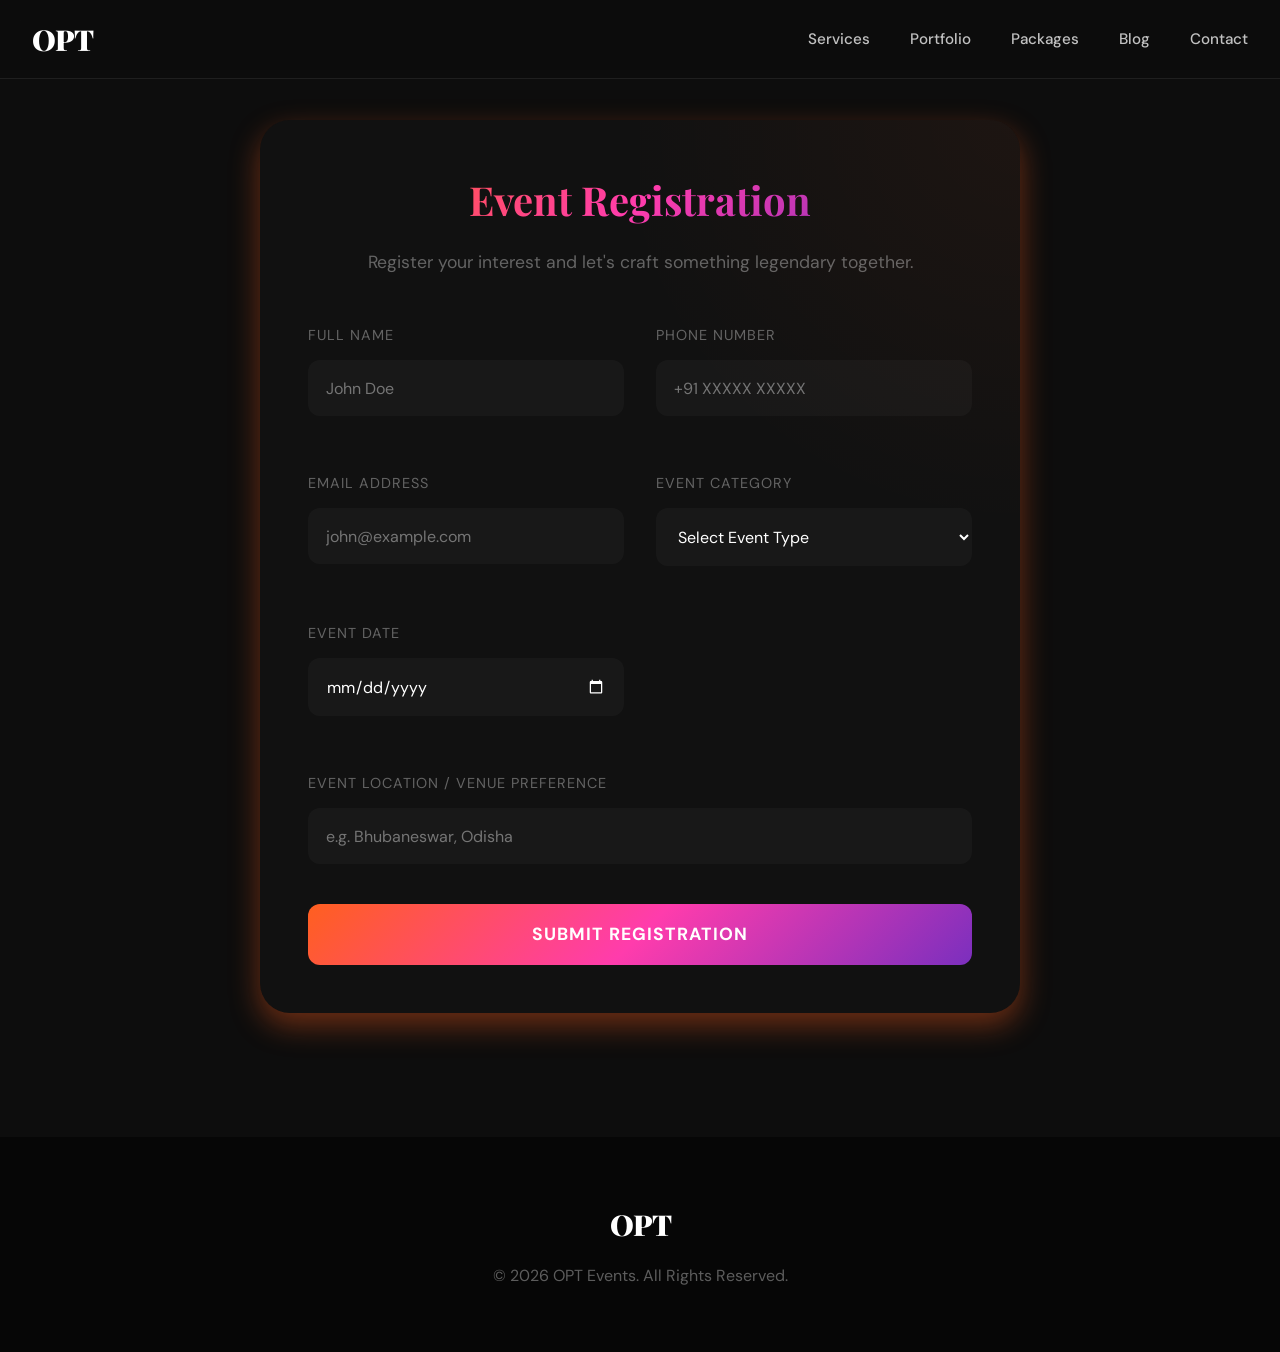
<file: register.html>
<!DOCTYPE html>
<html lang="en">
<head>
    <meta charset="UTF-8">
    <meta name="viewport" content="width=device-width, initial-scale=1.0">
    <title>Event Registration | OPT Events</title>
    <meta name="description" content="Register for your next premium event with OPT Events. We handle everything from luxury weddings to corporate galas.">
    
    <!-- Google Fonts -->
    <link rel="preconnect" href="https://fonts.googleapis.com">
    <link rel="preconnect" href="https://fonts.gstatic.com" crossorigin>
    <link href="https://fonts.googleapis.com/css2?family=DM+Sans:ital,opsz,wght@0,300;0,400;0,500;0,600;0,700&family=Playfair+Display:ital,wght@0,700;0,900;1,700&display=swap" rel="stylesheet">
    
    <!-- Global Styles -->
    <link rel="stylesheet" href="style.css?v=14">
    
    <style>
        /* Hide floating button on booking pages */
        .mobile-floating-cta { display: none !important; }
        .register-container {
            padding: 120px 20px 60px;
            max-width: 800px;
            margin: 0 auto;
        }

        .register-card {
            background: var(--surface-1);
            border: 1px solid var(--border-color);
            border-radius: 30px;
            padding: 3rem;
            box-shadow: var(--glow-shadow);
            position: relative;
            overflow: hidden;
            backdrop-filter: blur(20px);
        }

        .register-card::before {
            content: '';
            position: absolute;
            top: -50%;
            right: -50%;
            width: 100%;
            height: 100%;
            background: radial-gradient(circle, rgba(255, 95, 31, 0.05) 0%, transparent 70%);
            z-index: -1;
        }

        .form-header {
            text-align: center;
            margin-bottom: 3rem;
        }

        .form-header h1 {
            font-size: 2.5rem;
            margin-bottom: 1rem;
        }

        .form-header p {
            color: var(--text-dim);
            font-size: 1.1rem;
        }

        .reg-form-grid {
            display: grid;
            grid-template-columns: 1fr 1fr;
            gap: 2rem;
        }

        .form-group {
            margin-bottom: 1.5rem;
        }

        .form-group.full-width {
            grid-column: span 2;
        }

        .form-group label {
            display: block;
            margin-bottom: 0.8rem;
            color: var(--text-dim);
            font-size: 0.9rem;
            text-transform: uppercase;
            letter-spacing: 1px;
        }

        .form-group input, 
        .form-group select, 
        .form-group textarea {
            width: 100%;
            background: rgba(255, 255, 255, 0.03);
            border: 1px solid var(--border-color);
            border-radius: 12px;
            padding: 1.1rem;
            color: white;
            font-family: inherit;
            font-size: 1rem;
            transition: var(--transition-smooth);
        }

        .form-group input:focus, 
        .form-group select:focus, 
        .form-group textarea:focus {
            border-color: var(--accent-orange);
            background: rgba(255, 255, 255, 0.06);
            outline: none;
            box-shadow: 0 0 15px rgba(255, 95, 31, 0.1);
        }

        .submit-reg-btn {
            width: 100%;
            background: var(--primary-gradient);
            border: none;
            border-radius: 12px;
            padding: 1.2rem;
            color: white;
            font-weight: 700;
            font-size: 1.1rem;
            cursor: pointer;
            transition: var(--transition-smooth);
            margin-top: 1rem;
            letter-spacing: 1px;
        }

        .submit-reg-btn:hover {
            transform: translateY(-3px);
            box-shadow: var(--glow-shadow);
        }

        @media (max-width: 768px) {
            .register-container {
                padding-top: 100px;
            }
            .register-card {
                padding: 2rem;
            }
            .reg-form-grid {
                grid-template-columns: 1fr;
                gap: 1.2rem;
            }
            .form-group.full-width {
                grid-column: span 1;
            }
            .form-header h1 {
                font-size: 2rem;
            }
        }
    </style>
</head>
<body>

    <!-- STICKY NAVIGATION -->
    <nav id="navbar">
        <div class="container">
            <a href="index.html" class="logo">OPT</a>
            
            <div class="nav-links">
                <a href="services.html">Services</a>
                <a href="portfolio.html">Portfolio</a>
                <a href="packages.html">Packages</a>
                <a href="blog.html">Blog</a>
                <a href="contact.html">Contact</a>
            </div>

            <div class="mobile-menu-btn">
                <span></span>
                <span></span>
                <span></span>
            </div>
        </div>
    </nav>

    <main class="register-container">
        <div class="register-card reveal">
            <div class="form-header">
                <h1 class="gradient-text">Event Registration</h1>
                <p>Register your interest and let's craft something legendary together.</p>
            </div>

            <form id="registrationForm">
                <div class="reg-form-grid">
                    <div class="form-group">
                        <label>Full Name</label>
                        <input type="text" name="name" placeholder="John Doe" required>
                    </div>
                    <div class="form-group">
                        <label>Phone Number</label>
                        <input type="tel" name="phone" placeholder="+91 XXXXX XXXXX" required>
                    </div>
                    <div class="form-group">
                        <label>Email Address</label>
                        <input type="email" name="email" placeholder="john@example.com" required>
                    </div>
                    <div class="form-group">
                        <label>Event Category</label>
                        <select name="event_type" required>
                            <option value="">Select Event Type</option>
                            <option value="wedding">Wedding Gala</option>
                            <option value="corporate">Corporate Event</option>
                            <option value="birthday">Private Birthday</option>
                            <option value="concert">Live Concert</option>
                            <option value="other">Others</option>
                        </select>
                    </div>
                    <div class="form-group">
                        <label>Event Date</label>
                        <input type="date" name="event_date" required>
                    </div>
                    <div class="form-group full-width">
                        <label>Event Location / Venue Preference</label>
                        <input type="text" name="location" placeholder="e.g. Bhubaneswar, Odisha">
                    </div>
                </div>

                <button type="submit" class="submit-reg-btn" id="submitBtn">SUBMIT REGISTRATION</button>
            </form>
        </div>
    </main>

    <footer style="padding: 4rem 0 2rem; border-top: 1px solid var(--border-color); text-align: center; margin-top: 4rem;">
        <div class="container">
            <a href="index.html" class="logo" style="margin-bottom: 1rem; display: inline-block;">OPT</a>
            <p style="color: var(--text-dim); margin-bottom: 2rem;">© 2026 OPT Events. All Rights Reserved.</p>
        </div>
    </footer>

    <!-- CUSTOM CURSOR -->
    <div id="cursor"></div>
    <div id="cursor-follower"></div>

    <a href="contact.html" class="mobile-floating-cta">
        <svg viewBox="0 0 24 24" fill="none" stroke="currentColor" stroke-width="2" stroke-linecap="round" stroke-linejoin="round">
            <path d="M6 3h12l4 8-10 10L2 11l4-8z"></path>
            <path d="M11 3L8 11h8L13 3"></path>
        </svg>
        BOOK NOW
    </a>

    <!-- Scripts -->
    <script src="nav.js?v=14"></script>
</body>
</html>
</file>
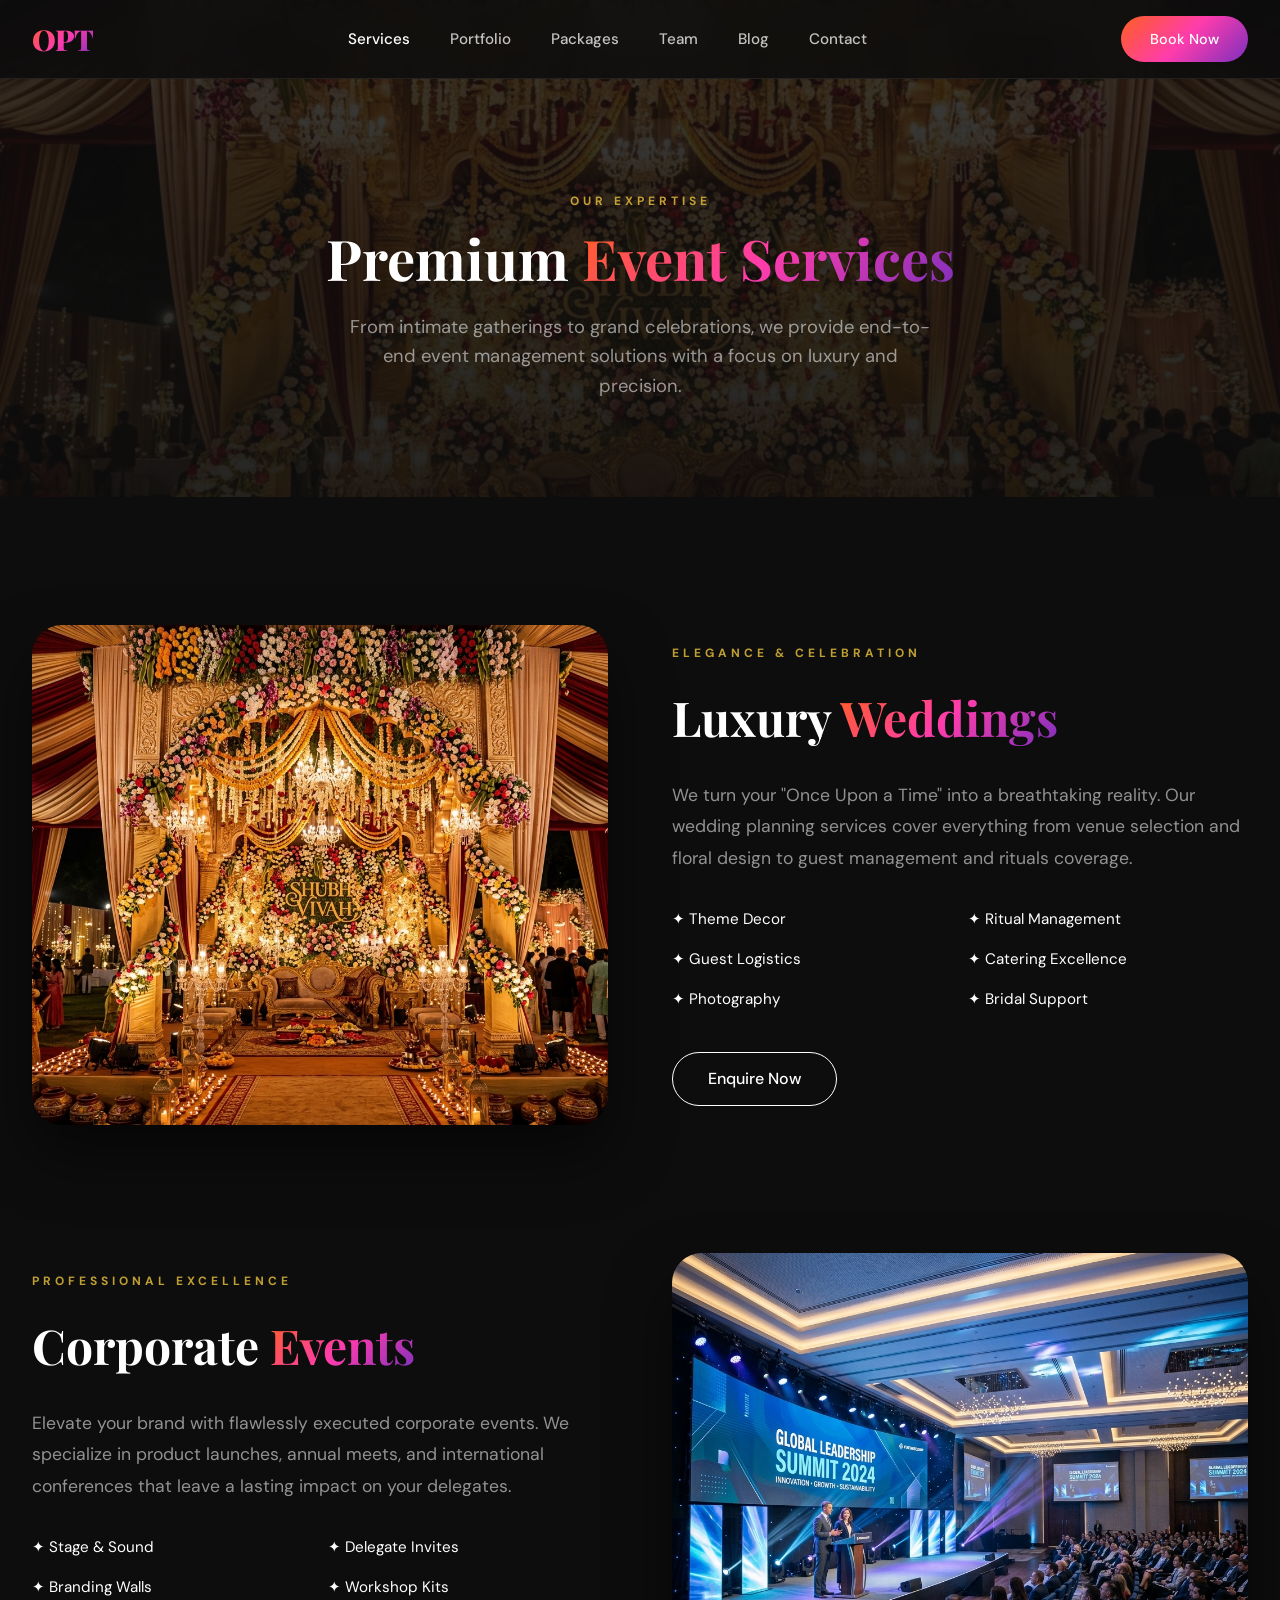
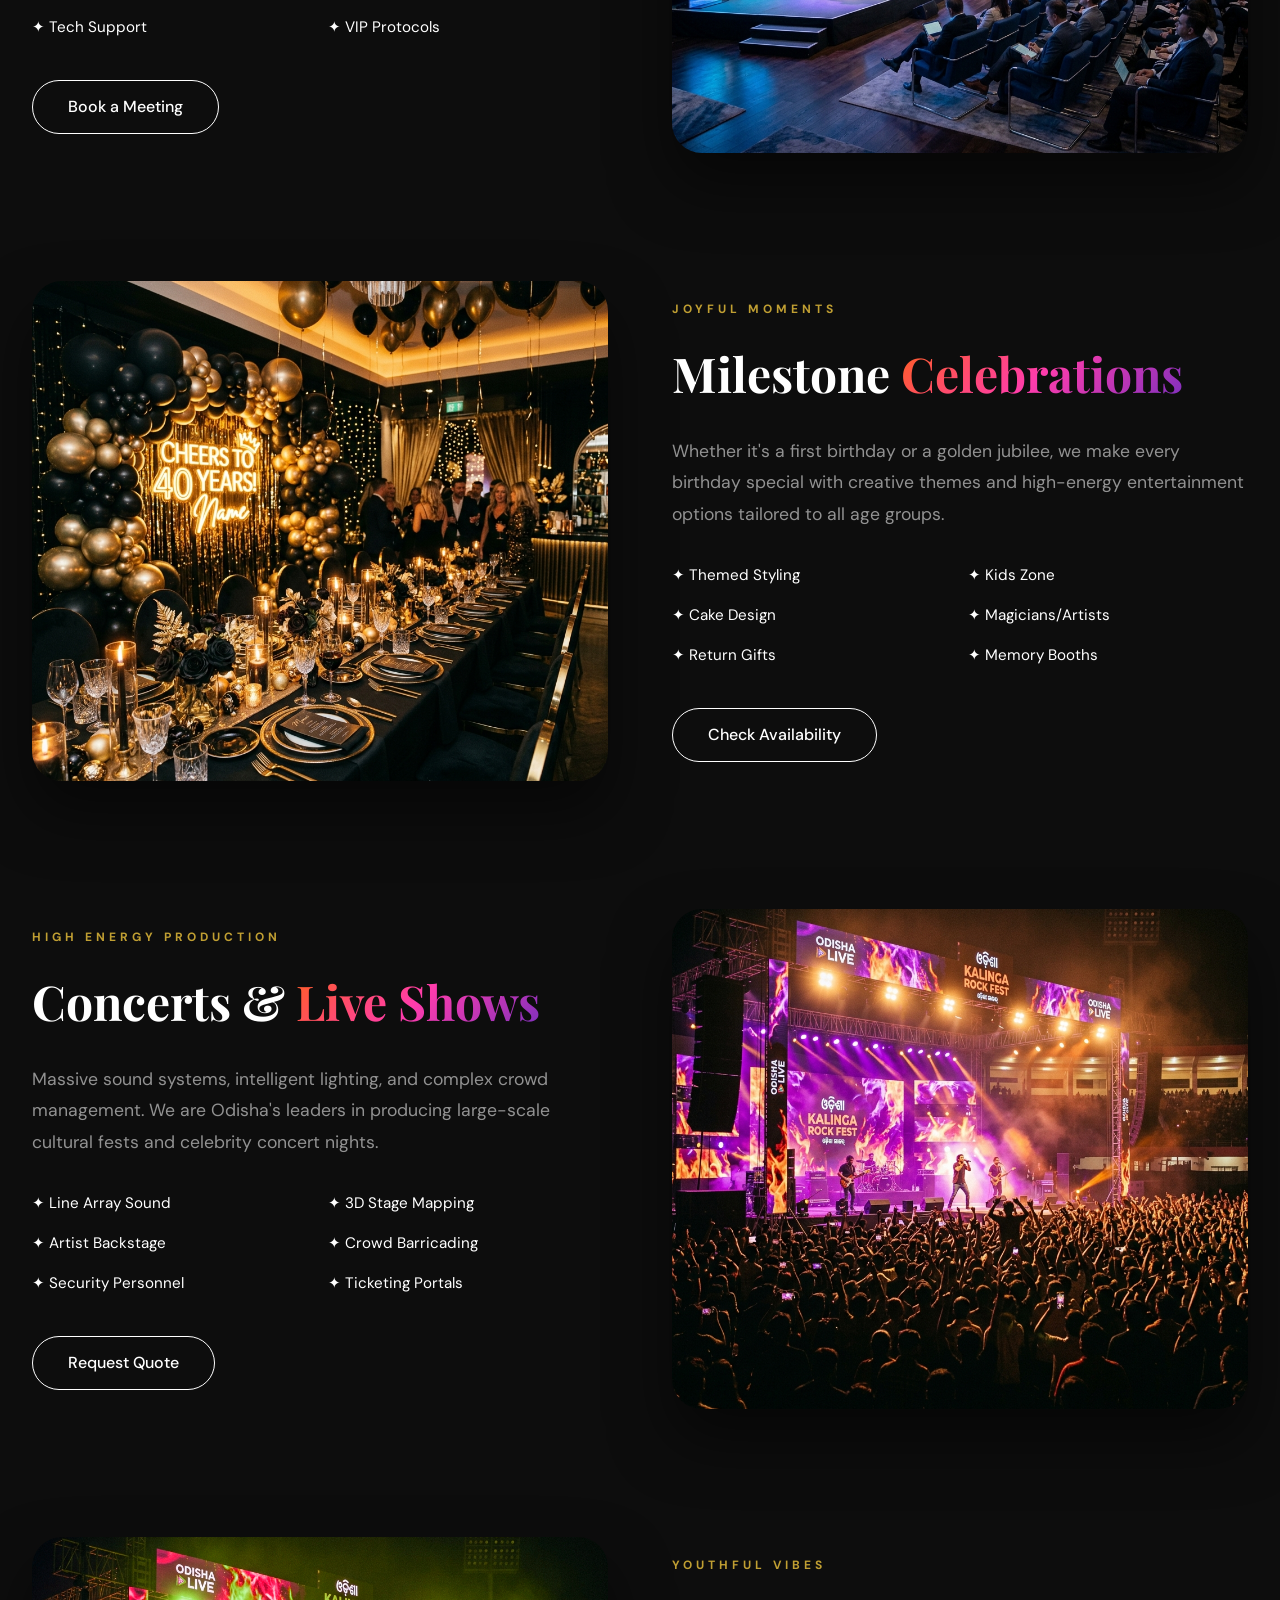
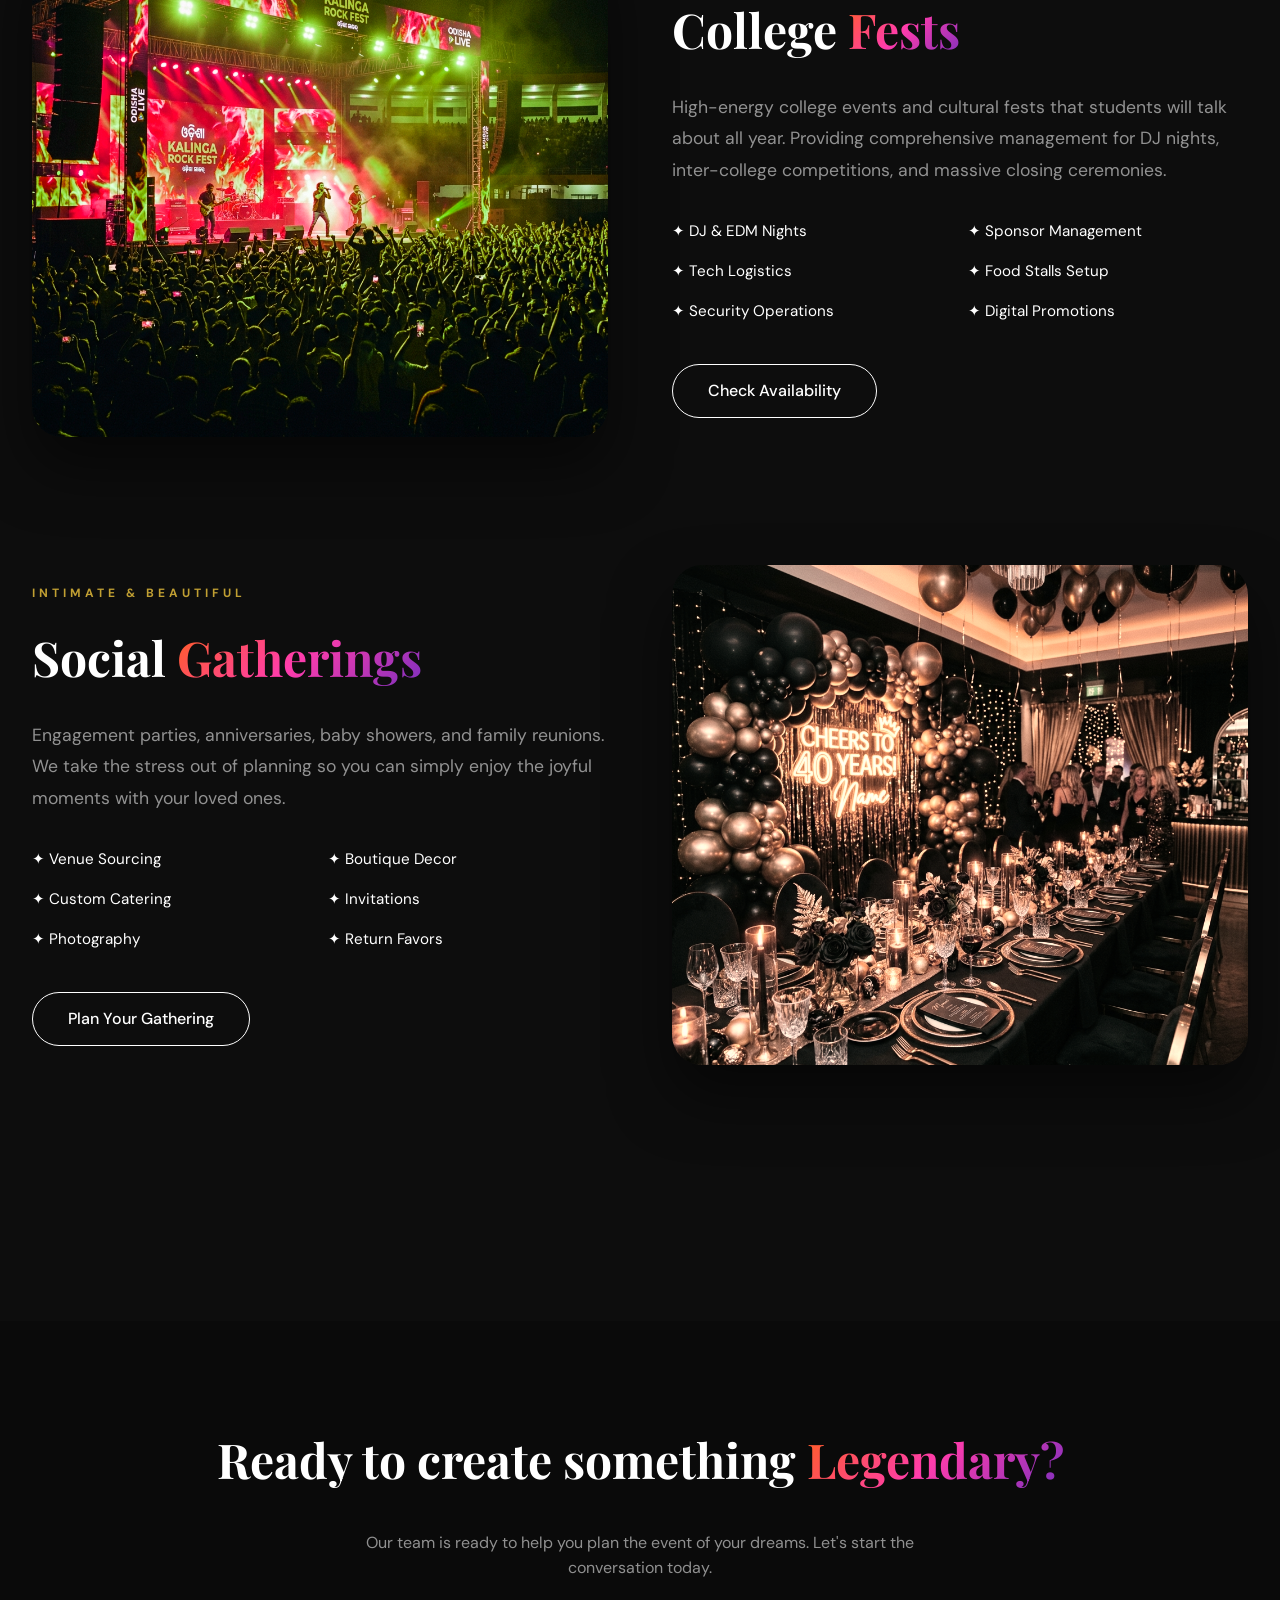
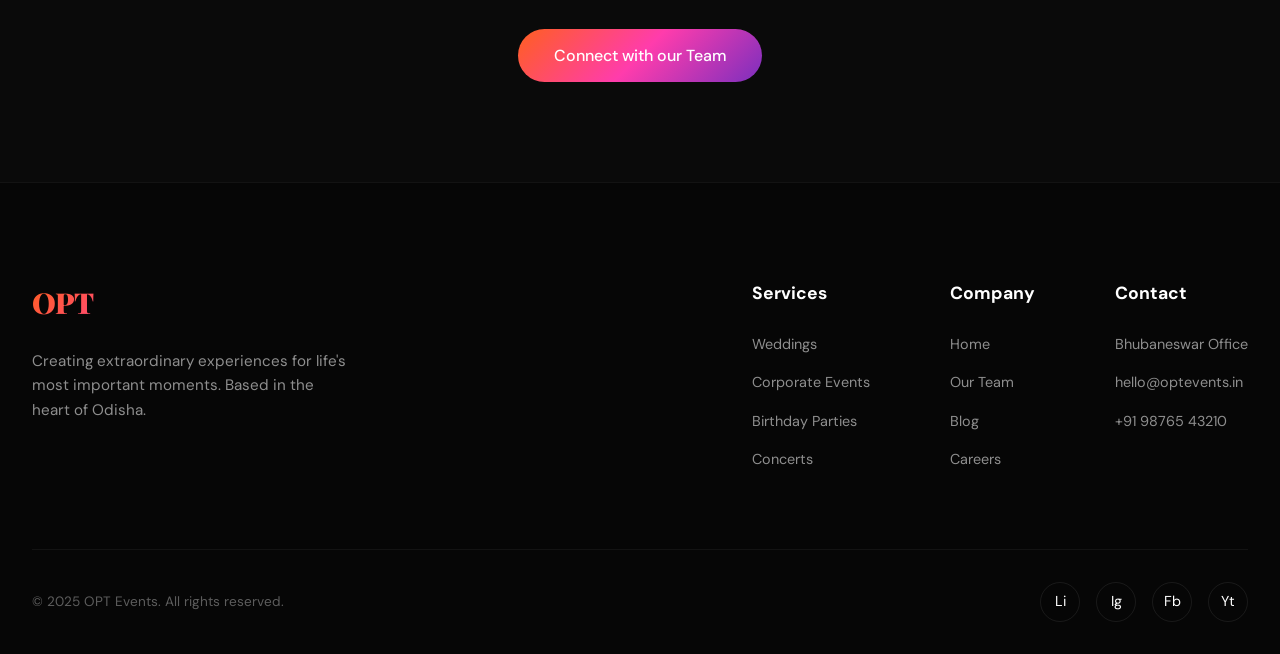
<file: services.html>
<!DOCTYPE html>
<html lang="en">
<head>
    <meta charset="UTF-8">
    <meta name="viewport" content="width=device-width, initial-scale=1.0">
    <title>Our Services | OPT Events</title>
    <meta name="description" content="Explore the premium event management services by OPT Events in Odisha. From luxury weddings to corporate excellence.">
    
    <!-- Google Fonts -->
    <link rel="preconnect" href="https://fonts.googleapis.com">
    <link rel="preconnect" href="https://fonts.gstatic.com" crossorigin>
    <link href="https://fonts.googleapis.com/css2?family=DM+Sans:ital,opsz,wght@0,9..40,300;0,9..40,400;0,9..40,500;0,9..40,600;1,9..40,400&family=Playfair+Display:ital,wght@0,700;0,900;1,700&display=swap" rel="stylesheet">

    <!-- Global Styles -->
    <link rel="stylesheet" href="style.css?v=6">
    
    <style>
        .service-page-hero {
            padding: 12rem 0 6rem;
            text-align: center;
            background: linear-gradient(rgba(13, 13, 13, 0.8), rgba(13, 13, 13, 0.9)), url('wedding_bhubaneswar_1776575552928.png');
            background-size: cover;
            background-position: center;
        }

        .service-detail-section {
            padding: 8rem 0;
        }

        .service-detail-grid {
            display: grid;
            grid-template-columns: 1fr 1fr;
            gap: 4rem;
            align-items: center;
            margin-bottom: 8rem;
        }

        .service-detail-grid:nth-child(even) {
            direction: rtl;
        }

        .service-detail-grid:nth-child(even) .service-content {
            direction: ltr;
        }

        .service-image {
            width: 100%;
            height: 500px;
            border-radius: 30px;
            overflow: hidden;
            box-shadow: 0 30px 60px rgba(0,0,0,0.5);
        }

        .service-image img {
            width: 100%;
            height: 100%;
            object-fit: cover;
            transition: transform 0.8s ease;
        }

        .service-detail-grid:hover .service-image img {
            transform: scale(1.05);
        }

        .service-content h2 {
            font-size: 3rem;
            margin-bottom: 1.5rem;
        }

        .service-content p {
            color: var(--text-muted);
            font-size: 1.1rem;
            margin-bottom: 2rem;
            line-height: 1.8;
        }

        .feature-list {
            display: grid;
            grid-template-columns: 1fr 1fr;
            gap: 1rem;
            margin-bottom: 2.5rem;
        }

        .feature-item {
            display: flex;
            align-items: center;
            gap: 0.8rem;
            color: var(--text-primary);
            font-size: 0.95rem;
        }

        .feature-item i {
            color: var(--luxury-gold);
            font-size: 1.2rem;
        }

        @media (max-width: 992px) {
            .service-detail-grid {
                grid-template-columns: 1fr;
                gap: 3rem;
            }
            .service-image {
                height: 350px;
            }
            .service-detail-grid:nth-child(even) {
                direction: ltr;
            }
        }
    </style>
</head>
<body>

    <!-- STICKY NAVIGATION -->
    <nav id="navbar">
        <div class="container">
            <a href="index.html" class="logo gradient-text">OPT</a>
            <ul class="nav-links">
                <li><a href="services.html" class="active" style="color: white;">Services</a></li>
                <li><a href="portfolio.html">Portfolio</a></li>
                <li><a href="packages.html">Packages</a></li>
                <li><a href="index.html#team">Team</a></li>
                <li><a href="blog.html">Blog</a></li>
                <li><a href="contact.html">Contact</a></li>
            </ul>
            <a href="contact.html" class="btn btn-primary nav-btn-desktop" style="padding: 0.7rem 1.8rem; font-size: 0.9rem;">Book Now</a>
            <button class="mobile-menu-btn" aria-label="Toggle Menu">
                <span></span>
                <span></span>
                <span></span>
            </button>
        </div>
    </nav>

    <!-- HERO SECTION -->
    <header class="service-page-hero">
        <div class="container">
            <span class="section-tag" style="justify-content: center;">Our Expertise</span>
            <h1 class="section-title">Premium <span class="gradient-text">Event Services</span></h1>
            <p class="section-desc" style="margin: 0 auto;">From intimate gatherings to grand celebrations, we provide end-to-end event management solutions with a focus on luxury and precision.</p>
        </div>
    </header>

    <!-- SERVICES DETAIL SECTION -->
    <section class="service-detail-section">
        <div class="container">
            
            <!-- Service 1: Weddings -->
            <div class="service-detail-grid">
                <div class="service-image reveal">
                    <img src="wedding_bhubaneswar_1776575552928.png" alt="Luxury Wedding">
                </div>
                <div class="service-content reveal reveal-delay-1">
                    <span class="section-tag">Elegance & Celebration</span>
                    <h2>Luxury <span class="gradient-text">Weddings</span></h2>
                    <p>We turn your "Once Upon a Time" into a breathtaking reality. Our wedding planning services cover everything from venue selection and floral design to guest management and rituals coverage.</p>
                    <div class="feature-list">
                        <div class="feature-item">✦ Theme Decor</div>
                        <div class="feature-item">✦ Ritual Management</div>
                        <div class="feature-item">✦ Guest Logistics</div>
                        <div class="feature-item">✦ Catering Excellence</div>
                        <div class="feature-item">✦ Photography</div>
                        <div class="feature-item">✦ Bridal Support</div>
                    </div>
                    <a href="contact.html" class="btn btn-outline">Enquire Now</a>
                </div>
            </div>

            <!-- Service 2: Corporate -->
            <div class="service-detail-grid">
                <div class="service-image reveal">
                    <img src="corporate_event_1776575571439.png" alt="Corporate Event">
                </div>
                <div class="service-content reveal reveal-delay-1">
                    <span class="section-tag">Professional Excellence</span>
                    <h2>Corporate <span class="gradient-text">Events</span></h2>
                    <p>Elevate your brand with flawlessly executed corporate events. We specialize in product launches, annual meets, and international conferences that leave a lasting impact on your delegates.</p>
                    <div class="feature-list">
                        <div class="feature-item">✦ Stage & Sound</div>
                        <div class="feature-item">✦ Delegate Invites</div>
                        <div class="feature-item">✦ Branding Walls</div>
                        <div class="feature-item">✦ Workshop Kits</div>
                        <div class="feature-item">✦ Tech Support</div>
                        <div class="feature-item">✦ VIP Protocols</div>
                    </div>
                    <a href="contact.html" class="btn btn-outline">Book a Meeting</a>
                </div>
            </div>

            <!-- Service 3: Birthdays -->
            <div class="service-detail-grid">
                <div class="service-image reveal">
                    <img src="birthday_party_1776575636594.png" alt="Birthday Party">
                </div>
                <div class="service-content reveal reveal-delay-1">
                    <span class="section-tag">Joyful Moments</span>
                    <h2>Milestone <span class="gradient-text">Celebrations</span></h2>
                    <p>Whether it's a first birthday or a golden jubilee, we make every birthday special with creative themes and high-energy entertainment options tailored to all age groups.</p>
                    <div class="feature-list">
                        <div class="feature-item">✦ Themed Styling</div>
                        <div class="feature-item">✦ Kids Zone</div>
                        <div class="feature-item">✦ Cake Design</div>
                        <div class="feature-item">✦ Magicians/Artists</div>
                        <div class="feature-item">✦ Return Gifts</div>
                        <div class="feature-item">✦ Memory Booths</div>
                    </div>
                    <a href="contact.html" class="btn btn-outline">Check Availability</a>
                </div>
            </div>

            <!-- Service 4: Concerts -->
            <div class="service-detail-grid">
                <div class="service-image reveal">
                    <img src="concert_odisha_1776575612353.png" alt="Live Concert">
                </div>
                <div class="service-content reveal reveal-delay-1">
                    <span class="section-tag">High Energy Production</span>
                    <h2>Concerts & <span class="gradient-text">Live Shows</span></h2>
                    <p>Massive sound systems, intelligent lighting, and complex crowd management. We are Odisha's leaders in producing large-scale cultural fests and celebrity concert nights.</p>
                    <div class="feature-list">
                        <div class="feature-item">✦ Line Array Sound</div>
                        <div class="feature-item">✦ 3D Stage Mapping</div>
                        <div class="feature-item">✦ Artist Backstage</div>
                        <div class="feature-item">✦ Crowd Barricading</div>
                        <div class="feature-item">✦ Security Personnel</div>
                        <div class="feature-item">✦ Ticketing Portals</div>
                    </div>
                    <a href="contact.html" class="btn btn-outline">Request Quote</a>
                </div>
            </div>

            <!-- Service 5: College Fests -->
            <div class="service-detail-grid">
                <div class="service-image reveal">
                    <img src="concert_odisha_1776575612353.png" alt="College Fests" style="filter: hue-rotate(50deg) saturate(1.2);">
                </div>
                <div class="service-content reveal reveal-delay-1">
                    <span class="section-tag">Youthful Vibes</span>
                    <h2>College <span class="gradient-text">Fests</span></h2>
                    <p>High-energy college events and cultural fests that students will talk about all year. Providing comprehensive management for DJ nights, inter-college competitions, and massive closing ceremonies.</p>
                    <div class="feature-list">
                        <div class="feature-item">✦ DJ & EDM Nights</div>
                        <div class="feature-item">✦ Sponsor Management</div>
                        <div class="feature-item">✦ Tech Logistics</div>
                        <div class="feature-item">✦ Food Stalls Setup</div>
                        <div class="feature-item">✦ Security Operations</div>
                        <div class="feature-item">✦ Digital Promotions</div>
                    </div>
                    <a href="contact.html" class="btn btn-outline">Check Availability</a>
                </div>
            </div>

            <!-- Service 6: Social Gatherings -->
            <div class="service-detail-grid">
                <div class="service-image reveal">
                    <img src="birthday_party_1776575636594.png" alt="Social Gatherings" style="filter: sepia(0.5) hue-rotate(-20deg);">
                </div>
                <div class="service-content reveal reveal-delay-1">
                    <span class="section-tag">Intimate & Beautiful</span>
                    <h2>Social <span class="gradient-text">Gatherings</span></h2>
                    <p>Engagement parties, anniversaries, baby showers, and family reunions. We take the stress out of planning so you can simply enjoy the joyful moments with your loved ones.</p>
                    <div class="feature-list">
                        <div class="feature-item">✦ Venue Sourcing</div>
                        <div class="feature-item">✦ Boutique Decor</div>
                        <div class="feature-item">✦ Custom Catering</div>
                        <div class="feature-item">✦ Invitations</div>
                        <div class="feature-item">✦ Photography</div>
                        <div class="feature-item">✦ Return Favors</div>
                    </div>
                    <a href="contact.html" class="btn btn-outline">Plan Your Gathering</a>
                </div>
            </div>
            
        </div>
    </section>

    <!-- CALL TO ACTION -->
    <section style="padding: 100px 0; background: var(--surface-2); text-align: center;">
        <div class="container reveal">
            <h2 style="font-size: 3rem; margin-bottom: 2rem;">Ready to create something <span class="gradient-text">Legendary?</span></h2>
            <p style="color: var(--text-muted); margin-bottom: 3rem; max-width: 600px; margin-left: auto; margin-right: auto;">Our team is ready to help you plan the event of your dreams. Let's start the conversation today.</p>
            <a href="contact.html" class="btn btn-primary">Connect with our Team</a>
        </div>
    </section>

    <!-- FOOTER -->
    <footer>
        <div class="container">
            <div class="footer-top">
                <div class="footer-brand">
                    <a href="index.html" class="logo gradient-text">OPT</a>
                    <p>Creating extraordinary experiences for life's most important moments. Based in the heart of Odisha.</p>
                </div>
                <div class="footer-links-grid">
                    <div class="footer-col">
                        <h4>Services</h4>
                        <ul>
                            <li><a href="services.html">Weddings</a></li>
                            <li><a href="services.html">Corporate Events</a></li>
                            <li><a href="services.html">Birthday Parties</a></li>
                            <li><a href="services.html">Concerts</a></li>
                        </ul>
                    </div>
                    <div class="footer-col">
                        <h4>Company</h4>
                        <ul>
                            <li><a href="index.html">Home</a></li>
                            <li><a href="index.html#team">Our Team</a></li>
                            <li><a href="blog.html">Blog</a></li>
                            <li><a href="contact.html">Careers</a></li>
                        </ul>
                    </div>
                    <div class="footer-col">
                        <h4>Contact</h4>
                        <ul>
                            <li><a href="contact.html">Bhubaneswar Office</a></li>
                            <li><a href="mailto:hello@optevents.in">hello@optevents.in</a></li>
                            <li><a href="tel:+919876543210">+91 98765 43210</a></li>
                        </ul>
                    </div>
                </div>
            </div>
            <div class="footer-bottom">
                <p class="copyright">© 2025 OPT Events. All rights reserved.</p>
                <div class="social-links">
                    <a href="#" class="social-btn">Li</a>
                    <a href="#" class="social-btn">Ig</a>
                    <a href="#" class="social-btn">Fb</a>
                    <a href="#" class="social-btn">Yt</a>
                </div>
            </div>
        </div>
    </footer>

    <!-- CUSTOM CURSOR -->
    <div id="cursor"></div>
    <div id="cursor-follower"></div>

    <a href="contact.html" class="mobile-floating-cta">
        <svg viewBox="0 0 24 24" fill="none" stroke="currentColor" stroke-width="2" stroke-linecap="round" stroke-linejoin="round">
            <path d="M6 3h12l4 8-10 10L2 11l4-8z"></path>
            <path d="M11 3L8 11h8L13 3"></path>
        </svg>
        BOOK NOW
    </a>

    <!-- Scripts -->
    <script src="nav.js?v=2"></script>
</body>
</html>
</file>
<file: style.css>
/* --- DESIGN SYSTEM & CSS VARIABLES --- */
:root {
    --primary-gradient: linear-gradient(135deg, #FF5F1F, #FF3CAC, #7B2FBE);
    --bg-dark: #0D0D0D;
    --surface-1: #111111;
    --surface-2: #0A0A0A;
    --surface-3: #161616;
    --text-primary: #FFFFFF;
    --text-muted: rgba(255, 255, 255, 0.55);
    --text-dim: rgba(255, 255, 255, 0.35);
    --accent-yellow: #FFD000;
    --accent-orange: #FF5F1F;
    --border-subtle: rgba(255, 255, 255, 0.08);
    --nav-bg: rgba(13, 13, 13, 0.85);
    --transition-smooth: all 0.4s cubic-bezier(0.165, 0.84, 0.44, 1);
    --glow-shadow: 0 12px 30px rgba(255, 95, 31, 0.4);
    --luxury-gold: #D4AF37;
}

/* --- LUXURY CURSOR --- */
#cursor {
    width: 20px;
    height: 20px;
    background: white;
    border-radius: 50%;
    position: fixed;
    pointer-events: none;
    z-index: 9999;
    mix-blend-mode: difference;
    transition: transform 0.1s ease;
    display: none;
}

#cursor-follower {
    width: 40px;
    height: 40px;
    border: 1px solid rgba(255, 255, 255, 0.3);
    border-radius: 50%;
    position: fixed;
    pointer-events: none;
    z-index: 9998;
    transition: transform 0.15s ease, width 0.3s ease, height 0.3s ease;
    display: none;
}

@media (hover: hover) {
    #cursor, #cursor-follower { display: block; }
}

/* --- GLOBAL STYLES --- */
* {
    margin: 0;
    padding: 0;
    box-sizing: border-box;
}

html {
    scroll-behavior: smooth;
    font-size: 16px;
    color-scheme: dark;
}

body {
    background-color: var(--bg-dark);
    color: var(--text-primary);
    font-family: 'DM Sans', sans-serif;
    font-weight: 400;
    line-height: 1.6;
    overflow-x: hidden;
    -webkit-font-smoothing: antialiased;
}

h1, h2, h3, h4, .logo {
    font-family: 'Playfair Display', serif;
    font-weight: 700;
}

a {
    text-decoration: none;
    color: inherit;
    transition: var(--transition-smooth);
}

ul {
    list-style: none;
}

button, .btn {
    cursor: pointer;
    border: none;
    outline: none;
    font-family: 'DM Sans', sans-serif;
    font-weight: 500;
    transition: var(--transition-smooth);
    display: inline-flex;
    align-items: center;
    justify-content: center;
}

.container {
    max-width: 1280px;
    margin: 0 auto;
    padding: 0 2rem;
}

/* --- REUSABLE COMPONENTS --- */
.gradient-text {
    background: var(--primary-gradient);
    -webkit-background-clip: text;
    -webkit-text-fill-color: transparent;
    background-clip: text;
}

.btn-primary {
    background: var(--primary-gradient);
    color: white;
    padding: 0.85rem 2.2rem;
    border-radius: 50px;
    font-size: 1rem;
}

.btn-primary:hover {
    transform: translateY(-3px);
    box-shadow: var(--glow-shadow);
}

.btn-outline {
    background: transparent;
    color: white;
    border: 1px solid white;
    padding: 0.85rem 2.2rem;
    border-radius: 50px;
    font-size: 1rem;
}

.btn-outline:hover {
    background: white;
    color: black;
}

.section-tag {
    color: var(--luxury-gold);
    text-transform: uppercase;
    font-size: 0.75rem;
    font-weight: 700;
    letter-spacing: 4px;
    display: block;
    margin-bottom: 1rem;
    opacity: 0.9;
}

.section-title {
    font-size: clamp(2.5rem, 5vw, 3.5rem);
    margin-bottom: 1.5rem;
    line-height: 1.1;
}

.section-desc {
    color: var(--text-muted);
    font-size: 1.15rem;
    max-width: 600px;
    margin-bottom: 3.5rem;
}

.card {
    background: rgba(20, 20, 20, 0.4);
    border: 1px solid rgba(255, 255, 255, 0.05);
    border-radius: 24px;
    padding: 3rem;
    backdrop-filter: blur(20px);
    transition: var(--transition-smooth);
    position: relative;
    overflow: hidden;
}

.card::after {
    content: '';
    position: absolute;
    top: 0; left: 0; width: 100%; height: 100%;
    background: linear-gradient(45deg, transparent, rgba(255, 255, 255, 0.03), transparent);
    transform: translateX(-100%);
    transition: 0.8s ease;
}

.card:hover {
    transform: translateY(-12px) scale(1.02);
    border-color: rgba(212, 175, 55, 0.3);
    background: rgba(20, 20, 20, 0.6);
    box-shadow: 0 40px 80px rgba(0,0,0,0.7), 0 0 30px rgba(212, 175, 55, 0.05);
}

.card:hover::after {
    transform: translateX(100%);
}

.divider {
    height: 1px;
    width: 100%;
    background: linear-gradient(90deg, transparent, #FF5F1F, #FF3CAC, transparent);
    opacity: 0.3;
}

/* --- REVEAL ANIMATIONS --- */
.reveal {
    opacity: 0;
    transform: translateY(40px) scale(0.96);
    transition: all 0.5s cubic-bezier(0.22, 1, 0.36, 1);
}

.reveal.active {
    opacity: 1;
    transform: translateY(0) scale(1);
}

.reveal-delay-1 { transition-delay: 0.1s; }
.reveal-delay-2 { transition-delay: 0.2s; }
.reveal-delay-3 { transition-delay: 0.3s; }

/* --- SECTION 1: NAVIGATION --- */
nav {
    position: fixed;
    top: 0;
    left: 0;
    width: 100%;
    z-index: 999;
    background: var(--nav-bg);
    backdrop-filter: blur(12px);
    border-bottom: 1px solid var(--border-subtle);
    padding: 1rem 0;
    transition: transform 0.4s ease;
}

nav.scroll-hide {
    transform: translateY(-100%);
}

nav .container {
    display: flex;
    justify-content: space-between;
    align-items: center;
}

.logo {
    font-size: 1.8rem;
    font-weight: 900;
    letter-spacing: -1px;
}

.nav-links {
    display: flex;
    gap: 2.5rem;
}

.nav-links a {
    color: rgba(255, 255, 255, 0.75);
    font-size: 0.95rem;
    font-weight: 500;
}

.nav-links a:hover {
    color: white;
}

/* --- SECTION 2: HERO --- */
#hero {
    min-height: 100vh;
    display: flex;
    align-items: center;
    justify-content: center;
    text-align: center;
    position: relative;
    padding-top: 5rem;
    overflow: hidden;
    background-color: var(--bg-dark);
}

.hero-slides {
    position: absolute;
    top: 0; left: 0;
    width: 100%; height: 100%;
    z-index: 1;
    overflow: hidden;
}

.hero-slides .slide {
    position: absolute;
    top: 0; left: 0; width: 100%; height: 100%;
    background-size: cover;
    background-position: center;
    opacity: 0;
    visibility: hidden;
    transform: scale(1.15); /* Start slightly zoomed in */
    transition: opacity 2s ease-in-out, transform 8s ease-out, visibility 2s;
}

.hero-slides .slide.active {
    opacity: 1;
    visibility: visible;
    transform: scale(1); /* Smooth slow zoom out */
}

/* Luxury dark overlay to make text pop */
.hero-slides .slide::after {
    content: '';
    position: absolute;
    top: 0; left: 0; width: 100%; height: 100%;
    background: linear-gradient(to bottom, rgba(7, 7, 7, 0.7), rgba(13, 13, 13, 0.95));
}

.slide-1 { background-image: url('wedding_bhubaneswar_1776575552928.png'); }
.slide-2 { background-image: url('corporate_event_1776575571439.png'); }
.slide-3 { background-image: url('birthday_party_1776575636594.png'); }
.slide-4 { background-image: url('concert_odisha_1776575612353.png'); }

.hero-blobs {
    position: absolute;
    top: 0;
    left: 0;
    width: 100%;
    height: 100%;
    z-index: 2;
}

.blob {
    position: absolute;
    border-radius: 50%;
    filter: blur(80px);
    opacity: 0.25;
    animation: float 10s infinite ease-in-out;
}

.blob-1 {
    width: 500px;
    height: 500px;
    background: #FF5F1F;
    top: -10%;
    left: -10%;
    animation-duration: 8s;
}

.blob-2 {
    width: 400px;
    height: 400px;
    background: #FF3CAC;
    top: 5%;
    right: -5%;
    animation-duration: 10s;
}

.blob-3 {
    width: 350px;
    height: 350px;
    background: #7B2FBE;
    bottom: 5%;
    left: 50%;
    transform: translateX(-50%);
    animation-duration: 12s;
    animation-direction: reverse;
}

@keyframes float {
    0%, 100% { transform: translateY(0) scale(1); }
    50% { transform: translateY(-30px) scale(1.05); }
}

.hero-badge {
    display: inline-flex;
    align-items: center;
    padding: 0.5rem 1.2rem;
    background: rgba(255, 255, 255, 0.1);
    border: 1px solid rgba(255, 255, 255, 0.2);
    border-radius: 50px;
    font-size: 0.75rem;
    font-weight: 600;
    letter-spacing: 1px;
    text-transform: uppercase;
    margin-bottom: 2rem;
}

.hero-content h1 {
    font-size: clamp(3rem, 8vw, 6rem);
    font-weight: 900;
    line-height: 1.05;
    margin-bottom: 2rem;
}

.hero-content p {
    font-size: 1.25rem;
    color: var(--text-muted);
    max-width: 700px;
    margin: 0 auto 3rem;
    font-weight: 300;
}

.hero-btns {
    display: flex;
    gap: 1.5rem;
    justify-content: center;
    margin-bottom: 5rem;
}

.stats-grid {
    display: flex;
    justify-content: center;
    gap: 4rem;
    flex-wrap: wrap;
}

/* --- SECTION 3: SERVICES --- */
#services {
    position: relative;
    padding: 12rem 0;
    background-color: #0d0d0d;
    overflow: hidden;
}

.services-motion-bg {
    position: absolute;
    top: -10%;
    left: -10%;
    width: 120%;
    height: 120%;
    z-index: 0;
    background: 
        radial-gradient(circle at 10% 20%, rgba(255, 95, 31, 0.15) 0%, transparent 40%),
        radial-gradient(circle at 90% 80%, rgba(123, 47, 190, 0.15) 0%, transparent 40%),
        radial-gradient(circle at 50% 50%, rgba(255, 60, 172, 0.1) 0%, transparent 50%);
    filter: blur(100px);
    animation: meshFlow 20s infinite alternate ease-in-out;
}

@keyframes meshFlow {
    0% { transform: translate(0, 0) rotate(0deg); }
    50% { transform: translate(5%, 5%) rotate(5deg); }
    100% { transform: translate(-5%, 10%) rotate(-5deg); }
}

#services .container {
    position: relative;
    z-index: 2;
}

.services-grid {
    display: grid;
    grid-template-columns: repeat(auto-fit, minmax(280px, 1fr));
    gap: 2rem;
}

.service-icon {
    width: 52px;
    height: 52px;
    background: var(--primary-gradient);
    border-radius: 14px;
    display: flex;
    align-items: center;
    justify-content: center;
    margin-bottom: 1.5rem;
    font-size: 1.4rem;
}

.service-card h3 {
    font-size: 1.5rem;
    margin-bottom: 1rem;
}

.service-card p {
    color: var(--text-muted);
}

/* --- SECTION 4: PORTFOLIO --- */
#portfolio {
    padding: 8rem 0;
}

.portfolio-grid {
    display: grid;
    grid-template-columns: repeat(3, 1fr);
    grid-auto-rows: minmax(280px, auto);
    gap: 1.5rem;
}

.portfolio-card {
    position: relative;
    border-radius: 16px;
    overflow: hidden;
    display: flex;
    flex-direction: column;
    justify-content: flex-end;
    padding: 1.5rem;
}

.portfolio-card.wide { grid-column: span 2; }
.portfolio-card.tall { grid-row: span 2; }

.portfolio-bg {
    position: absolute;
    top: 0;
    left: 0;
    width: 100%;
    height: 100%;
    z-index: -1;
    background-size: cover;
    background-position: center;
    transition: var(--transition-smooth);
}

.portfolio-card:hover .portfolio-bg {
    transform: scale(1.1);
}

.p-orange { background-image: url('wedding_bhubaneswar_1776575552928.png'); }
.p-purple { background-image: url('corporate_event_1776575571439.png'); }
.p-yellow { background-image: url('birthday_party_1776575636594.png'); }
.p-pink { background-image: url('concert_odisha_1776575612353.png'); }
.p-mixed { background-image: url('wedding_bhubaneswar_1776575552928.png'); filter: hue-rotate(45deg); }

.portfolio-label {
    background: rgba(0, 0, 0, 0.4);
    backdrop-filter: blur(10px);
    border: 1px solid rgba(255, 255, 255, 0.2);
    padding: 0.6rem 1.2rem;
    border-radius: 50px;
    font-size: 0.85rem;
    font-weight: 500;
    width: fit-content;
    z-index: 2;
}

/* --- SECTION 5: PACKAGES --- */
#packages {
    background-color: var(--surface-2);
    padding: 8rem 0;
}

.pricing-grid {
    display: grid;
    grid-template-columns: repeat(auto-fit, minmax(280px, 1fr));
    gap: 2.5rem;
    align-items: stretch;
}

.price-card {
    display: flex;
    flex-direction: column;
    padding: 3.5rem 2.5rem;
}

.price-card.featured {
    border: 1px solid var(--accent-orange);
    box-shadow: 0 0 40px rgba(255, 95, 31, 0.1);
    position: relative;
}

.popular-badge {
    position: absolute;
    top: -15px;
    left: 50%;
    transform: translateX(-50%);
    background: var(--primary-gradient);
    padding: 0.4rem 1.2rem;
    border-radius: 50px;
    font-size: 0.75rem;
    font-weight: 700;
    text-transform: uppercase;
}

.price-name {
    font-size: 1.2rem;
    font-weight: 600;
    margin-bottom: 0.5rem;
}

.price-val {
    font-size: 2.8rem;
    font-weight: 900;
    margin-bottom: 2rem;
}

.price-features {
    margin-bottom: 3rem;
    flex-grow: 1;
}

.price-features li {
    margin-bottom: 1rem;
    font-size: 0.95rem;
    color: var(--text-muted);
    display: flex;
    align-items: flex-start;
    gap: 0.75rem;
}

.price-features li::before {
    content: "•";
    color: var(--accent-orange);
    font-size: 1.5rem;
    line-height: 1;
}

/* --- SECTION 6: TESTIMONIALS --- */
#testimonials {
    background-color: var(--surface-1);
    padding: 8rem 0;
}

.testimonials-grid {
    display: grid;
    grid-template-columns: repeat(auto-fit, minmax(280px, 1fr));
    gap: 2rem;
}

.stars {
    color: var(--accent-yellow);
    margin-bottom: 1.5rem;
    font-size: 1.2rem;
}

.quote {
    font-style: italic;
    color: var(--text-muted);
    font-size: 1.1rem;
    margin-bottom: 2rem;
}

.author-box {
    display: flex;
    align-items: center;
    gap: 1rem;
}

.avatar {
    width: 48px;
    height: 48px;
    border-radius: 50%;
    background: var(--primary-gradient);
    display: flex;
    align-items: center;
    justify-content: center;
    font-weight: 600;
    font-size: 0.9rem;
}

.author-info h4 {
    font-size: 1rem;
    font-family: 'DM Sans', sans-serif;
}

.author-info span {
    font-size: 0.8rem;
    color: var(--text-dim);
}

/* --- SECTION 7: TEAM --- */
#team {
    padding: 8rem 0;
}

.team-grid {
    display: grid;
    grid-template-columns: repeat(auto-fit, minmax(240px, 1fr));
    gap: 2rem;
}

.team-card {
    text-align: center;
    padding: 3rem 2rem;
}

.team-avatar {
    width: 100px;
    height: 100px;
    border-radius: 50%;
    margin: 0 auto 1.5rem;
    display: flex;
    align-items: center;
    justify-content: center;
    font-size: 1.8rem;
    font-weight: 700;
    color: white;
    background: var(--primary-gradient);
}

.team-avatar-img {
    width: 150px;
    height: 150px;
    border-radius: 50%;
    margin: 0 auto 1.5rem;
    display: block;
    object-fit: cover;
    border: 3px solid var(--luxury-gold);
    box-shadow: 0 15px 35px rgba(212, 175, 55, 0.2);
    padding: 4px;
    background: var(--surface-1);
    transition: var(--transition-smooth);
}

.team-card:hover .team-avatar-img {
    transform: scale(1.05) translateY(-5px);
    box-shadow: 0 20px 45px rgba(212, 175, 55, 0.4);
}

.team-card h3 {
    font-size: 1.4rem;
    margin-bottom: 0.25rem;
}

.team-role {
    color: var(--accent-orange);
    font-size: 0.85rem;
    font-weight: 600;
    text-transform: uppercase;
    margin-bottom: 1rem;
    display: block;
}

.team-bio {
    font-size: 0.9rem;
    color: var(--text-muted);
}

/* --- SECTION 8: BLOG --- */
#blog {
    background-color: var(--surface-2);
    padding: 8rem 0;
}

.blog-grid {
    display: grid;
    grid-template-columns: repeat(auto-fit, minmax(280px, 1fr));
    gap: 2rem;
}

.blog-card {
    padding: 0;
    overflow: hidden;
}

.blog-img {
    height: 200px;
    width: 100%;
    background-size: cover;
    background-position: center;
}

.blog-img.wedding { background-image: url('wedding_bhubaneswar_1776575552928.png'); }
.blog-img.corporate { background-image: url('corporate_event_1776575571439.png'); }
.blog-img.decor { background-image: url('birthday_party_1776575636594.png'); }

.blog-content {
    padding: 2rem;
}

.blog-category {
    color: var(--accent-orange);
    font-size: 0.75rem;
    font-weight: 700;
    text-transform: uppercase;
    margin-bottom: 0.75rem;
    display: block;
}

.blog-content h3 {
    font-size: 1.4rem;
    margin-bottom: 1rem;
    line-height: 1.3;
}

.blog-content p {
    color: var(--text-muted);
    font-size: 0.95rem;
    margin-bottom: 1.5rem;
}

.blog-date {
    font-size: 0.8rem;
    color: var(--text-dim);
}

/* --- SECTION 9: CONTACT --- */
#contact {
    background-color: var(--surface-1);
    padding: 8rem 0;
}

.contact-layout {
    display: grid;
    grid-template-columns: 1fr 1fr;
    gap: 5rem;
}

.contact-info-list {
    margin-top: 3rem;
    display: flex;
    flex-direction: column;
    gap: 1.5rem;
}

.contact-item {
    display: flex;
    align-items: center;
    gap: 1.5rem;
}

.icon-box {
    width: 44px;
    height: 44px;
    border-radius: 10px;
    background: rgba(255, 95, 31, 0.1);
    display: flex;
    align-items: center;
    justify-content: center;
    color: var(--accent-orange);
    font-size: 1.2rem;
    flex-shrink: 0;
}

.contact-text h5 {
    font-size: 0.8rem;
    color: var(--text-dim);
    text-transform: uppercase;
    font-family: 'DM Sans', sans-serif;
    margin-bottom: 0.2rem;
}

.contact-text p {
    font-size: 1.1rem;
    font-weight: 500;
}

.contact-form {
    background: rgba(255, 255, 255, 0.02);
    border: 1px solid var(--border-subtle);
    border-radius: 20px;
    padding: 3rem;
}

.form-row {
    display: grid;
    grid-template-columns: 1fr 1fr;
    gap: 1.5rem;
    margin-bottom: 1.5rem;
}

.form-group {
    margin-bottom: 1.5rem;
}

.form-group label {
    display: block;
    font-size: 0.85rem;
    color: var(--text-muted);
    margin-bottom: 0.5rem;
}

input, select, textarea {
    width: 100%;
    background: rgba(255, 255, 255, 0.05);
    border: 1px solid var(--border-subtle);
    padding: 1rem 1.2rem;
    border-radius: 12px;
    color: white;
    font-family: 'DM Sans', sans-serif;
    font-size: 0.95rem;
    transition: var(--transition-smooth);
}

input:focus, select:focus, textarea:focus {
    outline: none;
    border-color: var(--accent-orange);
    background: rgba(255, 95, 31, 0.05);
}

textarea { resize: vertical; }

select option {
    background-color: var(--surface-1);
    color: var(--text-primary);
}
.btn-submit {
    width: 100%;
    margin-top: 1rem;
    padding: 1.2rem;
    font-weight: 600;
    font-size: 1.1rem;
}

/* --- SECTION 10: FOOTER --- */
footer {
    background-color: #060606;
    padding: 6rem 0 2rem;
    border-top: 1px solid rgba(255, 255, 255, 0.05);
}

.footer-top {
    display: flex;
    justify-content: space-between;
    gap: 4rem;
    padding-bottom: 4rem;
}

.footer-brand {
    max-width: 320px;
}

.footer-brand .logo {
    margin-bottom: 1.5rem;
    display: block;
}

.footer-brand p {
    color: var(--text-muted);
    font-size: 0.95rem;
}

.footer-links-grid {
    display: flex;
    gap: 5rem;
}

.footer-col h4 {
    font-size: 1.1rem;
    margin-bottom: 1.5rem;
    font-family: 'DM Sans', sans-serif;
}

.footer-col ul li {
    margin-bottom: 0.8rem;
}

.footer-col ul li a {
    color: var(--text-muted);
    font-size: 0.9rem;
}

.footer-col ul li a:hover {
    color: white;
    padding-left: 5px;
}

.footer-bottom {
    border-top: 1px solid rgba(255, 255, 255, 0.05);
    padding-top: 2rem;
    display: flex;
    justify-content: space-between;
    align-items: center;
}

.copyright {
    color: var(--text-dim);
    font-size: 0.85rem;
}

.social-links {
    display: flex;
    gap: 1rem;
}

.social-btn {
    width: 40px;
    height: 40px;
    border-radius: 50%;
    border: 1px solid var(--border-subtle);
    display: flex;
    align-items: center;
    justify-content: center;
    font-size: 0.9rem;
    color: white;
}

.social-btn:hover {
    background: var(--accent-orange);
    border-color: var(--accent-orange);
    transform: translateY(-3px);
}

.mobile-floating-cta {
    display: none;
}

/* --- MOBILE MENU --- */
.mobile-menu-btn {
    display: none;
    flex-direction: column;
    justify-content: space-between;
    width: 30px;
    height: 21px;
    background: transparent;
    border: none;
    cursor: pointer;
    z-index: 1000;
}

.mobile-menu-btn span {
    display: block;
    width: 100%;
    height: 3px;
    background-color: white;
    border-radius: 3px;
    transition: var(--transition-smooth);
}

.mobile-menu-btn.active span:nth-child(1) {
    transform: translateY(9px) rotate(45deg);
}
.mobile-menu-btn.active span:nth-child(2) {
    opacity: 0;
}
.mobile-menu-btn.active span:nth-child(3) {
    transform: translateY(-9px) rotate(-45deg);
}

/* --- MOBILE RESPONSIVENESS --- */
@media (max-width: 1024px) {
    .nav-links { gap: 1.5rem; }
    .contact-layout { grid-template-columns: 1fr; gap: 4rem; }
    .footer-top { flex-direction: column; }
    .footer-links-grid { gap: 3rem; flex-wrap: wrap; }
}

@media (max-width: 768px) {
    .mobile-menu-btn { display: flex; }
    .nav-btn-desktop { display: none; }
    nav .container { position: relative; z-index: 1000; }
    .nav-links {
        position: fixed;
        top: 0;
        right: -100%;
        width: 100%;
        height: 100vh;
        background: var(--surface-1);
        display: flex;
        flex-direction: column;
        align-items: center;
        justify-content: center;
        gap: 2rem;
        transition: var(--transition-smooth);
        z-index: 999;
    }
    .nav-links.active {
        right: 0;
    }
    .nav-links a {
        font-size: 1.5rem;
    }
    .mobile-floating-cta {
        position: fixed;
        bottom: 25px;
        left: 20px;
        right: 20px;
        z-index: 1000;
        background: var(--primary-gradient);
        color: white;
        padding: 1.1rem;
        border-radius: 50px;
        font-weight: 700;
        font-size: 1.1rem;
        box-shadow: 0 10px 30px rgba(255, 95, 31, 0.4);
        animation: pulseGlow 2s infinite;
        display: flex !important;
        align-items: center;
        justify-content: center;
        gap: 12px;
        text-decoration: none;
        letter-spacing: 1px;
        border: 1px solid rgba(255,255,255,0.2);
    }
    .mobile-floating-cta svg {
        width: 22px;
        height: 22px;
        filter: drop-shadow(0 0 5px rgba(255,255,255,0.5));
    }
    @keyframes pulseGlow {
        0% { box-shadow: 0 0 0 0 rgba(255, 95, 31, 0.5); transform: scale(1); }
        50% { transform: scale(1.02); }
        70% { box-shadow: 0 0 0 20px rgba(255, 95, 31, 0); }
        100% { box-shadow: 0 0 0 0 rgba(255, 95, 31, 0); transform: scale(1); }
    }
    body { padding-bottom: 90px; }
    .stats-grid { gap: 2rem; justify-content: flex-start; }
    .portfolio-grid { grid-template-columns: 1fr; }
    .portfolio-card.wide { grid-column: auto; }
    
    /* Reveal Background Images clearly on Mobile */
    .hero-blobs { display: none; }
    .hero-slides .slide::after { 
        background: linear-gradient(to bottom, rgba(0,0,0,0.6) 0%, rgba(0,0,0,0.2) 20%, rgba(0,0,0,0.2) 70%, rgba(0,0,0,0.8) 100%); 
    }
    .hero-content h1, .hero-content p {
        text-shadow: 0 2px 15px rgba(0,0,0,0.8);
    }
    .form-row { grid-template-columns: 1fr; }
    .hero-btns { flex-direction: column; align-items: stretch; width: 100%; max-width: 300px; margin: 0 auto 4rem; }
    .footer-bottom { flex-direction: column; gap: 2rem; text-align: center; }
}

/* --- SUCCESS POPUP --- */
.success-popup {
    position: fixed;
    top: 50%;
    left: 50%;
    transform: translate(-50%, -50%) scale(0.9);
    background: var(--surface-1);
    border: 1px solid var(--accent-orange);
    padding: 3rem;
    border-radius: 30px;
    z-index: 9999;
    text-align: center;
    box-shadow: 0 20px 50px rgba(0,0,0,0.8), var(--glow-shadow);
    opacity: 0;
    visibility: hidden;
    transition: all 0.4s cubic-bezier(0.175, 0.885, 0.32, 1.275);
    backdrop-filter: blur(20px);
    width: 90%;
    max-width: 400px;
}

.success-popup.active {
    opacity: 1;
    visibility: visible;
    transform: translate(-50%, -50%) scale(1);
}

.success-icon {
    width: 80px;
    height: 80px;
    background: var(--primary-gradient);
    border-radius: 50%;
    display: flex;
    align-items: center;
    justify-content: center;
    margin: 0 auto 2rem;
    color: white;
    font-size: 2.5rem;
    box-shadow: var(--glow-shadow);
}

.success-popup h2 {
    font-size: 2rem;
    margin-bottom: 1rem;
}

.success-popup p {
    color: var(--text-dim);
    margin-bottom: 2rem;
}

.success-close-btn {
    background: transparent;
    border: 1px solid var(--border-color);
    color: white;
    padding: 0.8rem 2rem;
    border-radius: 50px;
    cursor: pointer;
    transition: var(--transition-smooth);
}

.success-close-btn:hover {
    background: white;
    color: black;
}


/* --- EXTRA REGISTRATION STYLES (KEEPING FOR CONSISTENCY IF NEEDED IN OTHER FORMS) --- */
.reg-input {
    width: 100%;
    background: #1a1a1a !important;
    border: 2px solid rgba(255, 255, 255, 0.08);
    border-radius: 16px;
    padding: 1rem 1.2rem;
    color: white !important;
    font-family: 'DM Sans', sans-serif;
    font-size: 1rem;
    transition: var(--transition-smooth);
}

.reg-input:focus {
    border-color: #FF5F1F;
    background: #222 !important;
    box-shadow: 0 0 15px rgba(255, 95, 31, 0.2);
}
</file>
